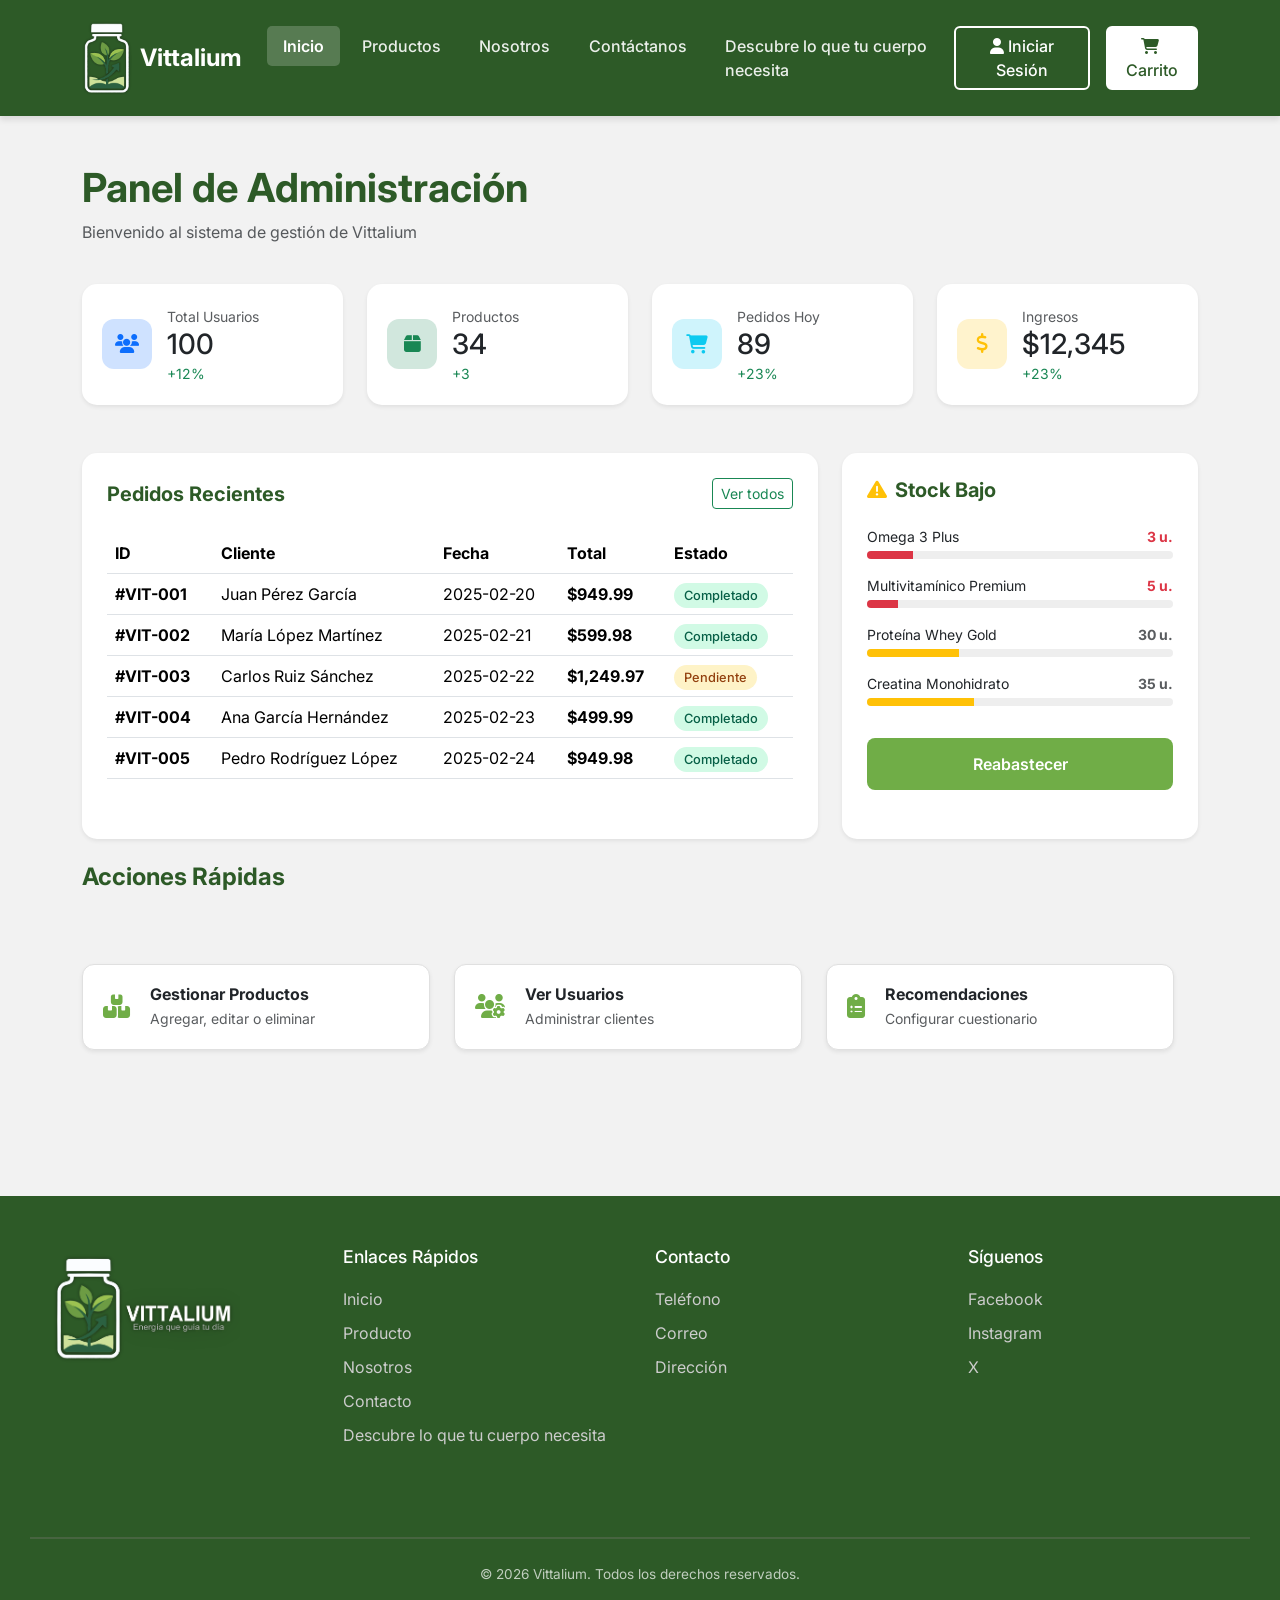
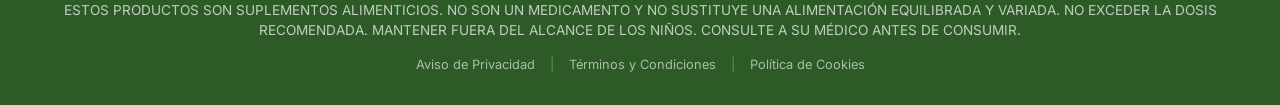
<file: admin-dashboard.html>
<!DOCTYPE html>
<html lang="es">
<head>
  <meta charset="UTF-8">
  <meta name="viewport" content="width=device-width, initial-scale=1.0">
  <link rel="preconnect" href="https://fonts.googleapis.com">
  <link rel="preconnect" href="https://fonts.gstatic.com" crossorigin>
  <link href="https://fonts.googleapis.com/css2?family=Inter:wght@300;400;500;600;700;800&display=swap" rel="stylesheet">
  <link href="https://cdn.jsdelivr.net/npm/bootstrap@5.3.0/dist/css/bootstrap.min.css" rel="stylesheet">
  <link rel="stylesheet" href="https://cdnjs.cloudflare.com/ajax/libs/font-awesome/6.4.0/css/all.min.css">
  
  <link rel="stylesheet" href="css/styles.css">
  <link rel="stylesheet" href="css/admin.css">
  <link rel="icon" type="image/png" href="./logo.png">
  <title>Admin Dashboard - Vittalium</title>
</head>
<body>
  <!--? --------------------------------------------NAVBAR---------------------------------------------->
  <header id="navbar-container">
    </header>
<!--? ---------------------------BIENVENIDA AL PANEL DE ADMINISTRADOR---------------------------------->
  <main class="container py-5">
    <div class="row mb-4">
      <div class="col">
        <h1 class="brand-name" style="font-size: 2.5rem;">Panel de Administración</h1>
        <p class="text-muted">Bienvenido al sistema de gestión de Vittalium</p>
      </div>
    </div>
<!--? ---------------------------CARD DE KPI -TOTAL DE USUARIOS ----------------------------------->

    <div class="row g-4 mb-5">
      <div class="col-md-3">
        <div class="kpi-card shadow-sm">
          <div class="kpi-icon bg-primary-subtle text-primary"><i class="fa-solid fa-users"></i></div>
          <div>
            <span class="text-muted small">Total Usuarios</span>
            <h3 class="mb-0">100</h3>   <!--!IMPORTANTE: verificar si se pueden actualizar los datos conectadoa  la DB-->
            <small class="text-success">+12%</small>  <!--!IMPORTANTE: verificar si se pueden actualizar los datos conectadoa  la DB-->
          </div>
        </div>
      </div>
<!--? ---------------------------CARD DE KPI -TOTAL DE PRODUCTOS ----------------------------------->

      <div class="col-md-3">
        <div class="kpi-card shadow-sm">
          <div class="kpi-icon bg-success-subtle text-success"><i class="fa-solid fa-box"></i></div>
          <div>
            <span class="text-muted small">Productos</span>
            <h3 class="mb-0">34</h3>  <!--!IMPORTANTE: verificar si se pueden actualizar los datos conectadoa  la DB-->
            <small class="text-success">+3</small>  <!--!IMPORTANTE: verificar si se pueden actualizar los datos conectadoa  la DB-->
          </div>
        </div>
      </div>
<!--? -----------------------CARD DE KPI -TOTAL DE PEDIDO DIARIOS ----------------------------------->

      <div class="col-md-3">
        <div class="kpi-card shadow-sm">
          <div class="kpi-icon bg-info-subtle text-info"><i class="fa-solid fa-cart-shopping"></i></div>
          <div>
            <span class="text-muted small">Pedidos Hoy</span>
            <h3 class="mb-0">89</h3>   <!--!IMPORTANTE: verificar si se pueden actualizar los datos conectadoa  la DB-->
            <small class="text-success">+23%</small>  <!--!IMPORTANTE: verificar si se pueden actualizar los datos conectadoa  la DB-->
          </div>
        </div>
      </div>
<!--? ---------------------------CARD DE KPI -TOTAL DE INGRESOS ----------------------------------->

      <div class="col-md-3">
        <div class="kpi-card shadow-sm">
          <div class="kpi-icon bg-warning-subtle text-warning"><i class="fa-solid fa-dollar-sign"></i></div>
          <div>
            <span class="text-muted small">Ingresos</span>  
            <h3 class="mb-0">$12,345</h3>    <!--!IMPORTANTE: verificar si se pueden actualizar los datos conectadoa  la DB-->
            <small class="text-success">+23%</small>  <!--!IMPORTANTE: verificar si se pueden actualizar los datos conectadoa  la DB-->
          </div>
        </div>
      </div>
    </div>
<!--? ---------------------------TITULO DE TABLA + BOTON VER MÁS ----------------------------------->

    <div class="row g-4 mb-5">
      <div class="col-lg-8">
        <div class="admin-card shadow-sm">
          <div class="d-flex justify-content-between align-items-center mb-4">
            <h2 class="h5 mb-0 text-dark-green fw-bold">Pedidos Recientes</h2>
            <a href="#" class="btn btn-sm btn-outline-success">Ver todos</a>
          </div>

<!--? ---------------------------TABLA DE PEDIDOS----------------------------------->

          <div class="table-responsive">
            <table class="table align-middle">
              <thead>
                <tr>
                  <th>ID</th>
                  <th>Cliente</th>
                  <th>Fecha</th>
                  <th>Total</th>
                  <th>Estado</th>
                </tr>
              </thead>
              <tbody id="pedidos-recientes">
                </tbody>
            </table>
          </div>
        </div>
      </div>
<!--? ---------------------------CARD NIVEL DE STOCK ----------------------------------->

      <div class="col-lg-4">
        <div class="admin-card shadow-sm mb-4">
          <h2 class="h5 mb-4 text-dark-green fw-bold"><i class="fa-solid fa-triangle-exclamation text-warning me-2"></i>Stock Bajo</h2>
          <div id="low-stock-list">
             </div>
          <button class="btn btn-enviar w-100 mt-3">Reabastecer</button>
        </div>
      </div>
<!--? ----------------------PANEL DE ACCIONES RAPIDAS ----------------------------------->

    <h2 class="h4 mb-4 text-dark-green fw-bold">Acciones Rápidas</h2>
    <div class="row g-4">
      <div class="col-md-4">
        <div class="action-card shadow-sm" onclick="location.href='catalogo-producto.html'"> <!--!IMPORTANTE: cambiar la dirección-->
          <div class="action-icon"><i class="fa-solid fa-boxes-stacked"></i></div>
          <div>
            <h3 class="h6 mb-1 fw-bold">Gestionar Productos</h3>
            <p class="text-muted small mb-0">Agregar, editar o eliminar</p>
          </div>
        </div>
      </div>
      <div class="col-md-4">
        <div class="action-card shadow-sm">
          <div class="action-icon"><i class="fa-solid fa-users-gear"></i></div>
          <div>
            <h3 class="h6 mb-1 fw-bold">Ver Usuarios</h3>
            <p class="text-muted small mb-0">Administrar clientes</p>
          </div>
        </div>
      </div>
      <div class="col-md-4">
        <div class="action-card shadow-sm">
          <div class="action-icon"><i class="fa-solid fa-clipboard-list"></i></div>
          <div>
            <h3 class="h6 mb-1 fw-bold">Recomendaciones</h3>
            <p class="text-muted small mb-0">Configurar cuestionario</p>
          </div>
        </div>
      </div>
    </div>
<!--? ------------------------------------------------------------------------------------>

  </main>

  <footer id="footer-container"></footer>

  <script src="./js/components.js"></script>
  <script src="https://cdn.jsdelivr.net/npm/bootstrap@5.3.0/dist/js/bootstrap.bundle.min.js"></script>
  <script src="./js/admin.js"></script>
</body>
</html>
</file>
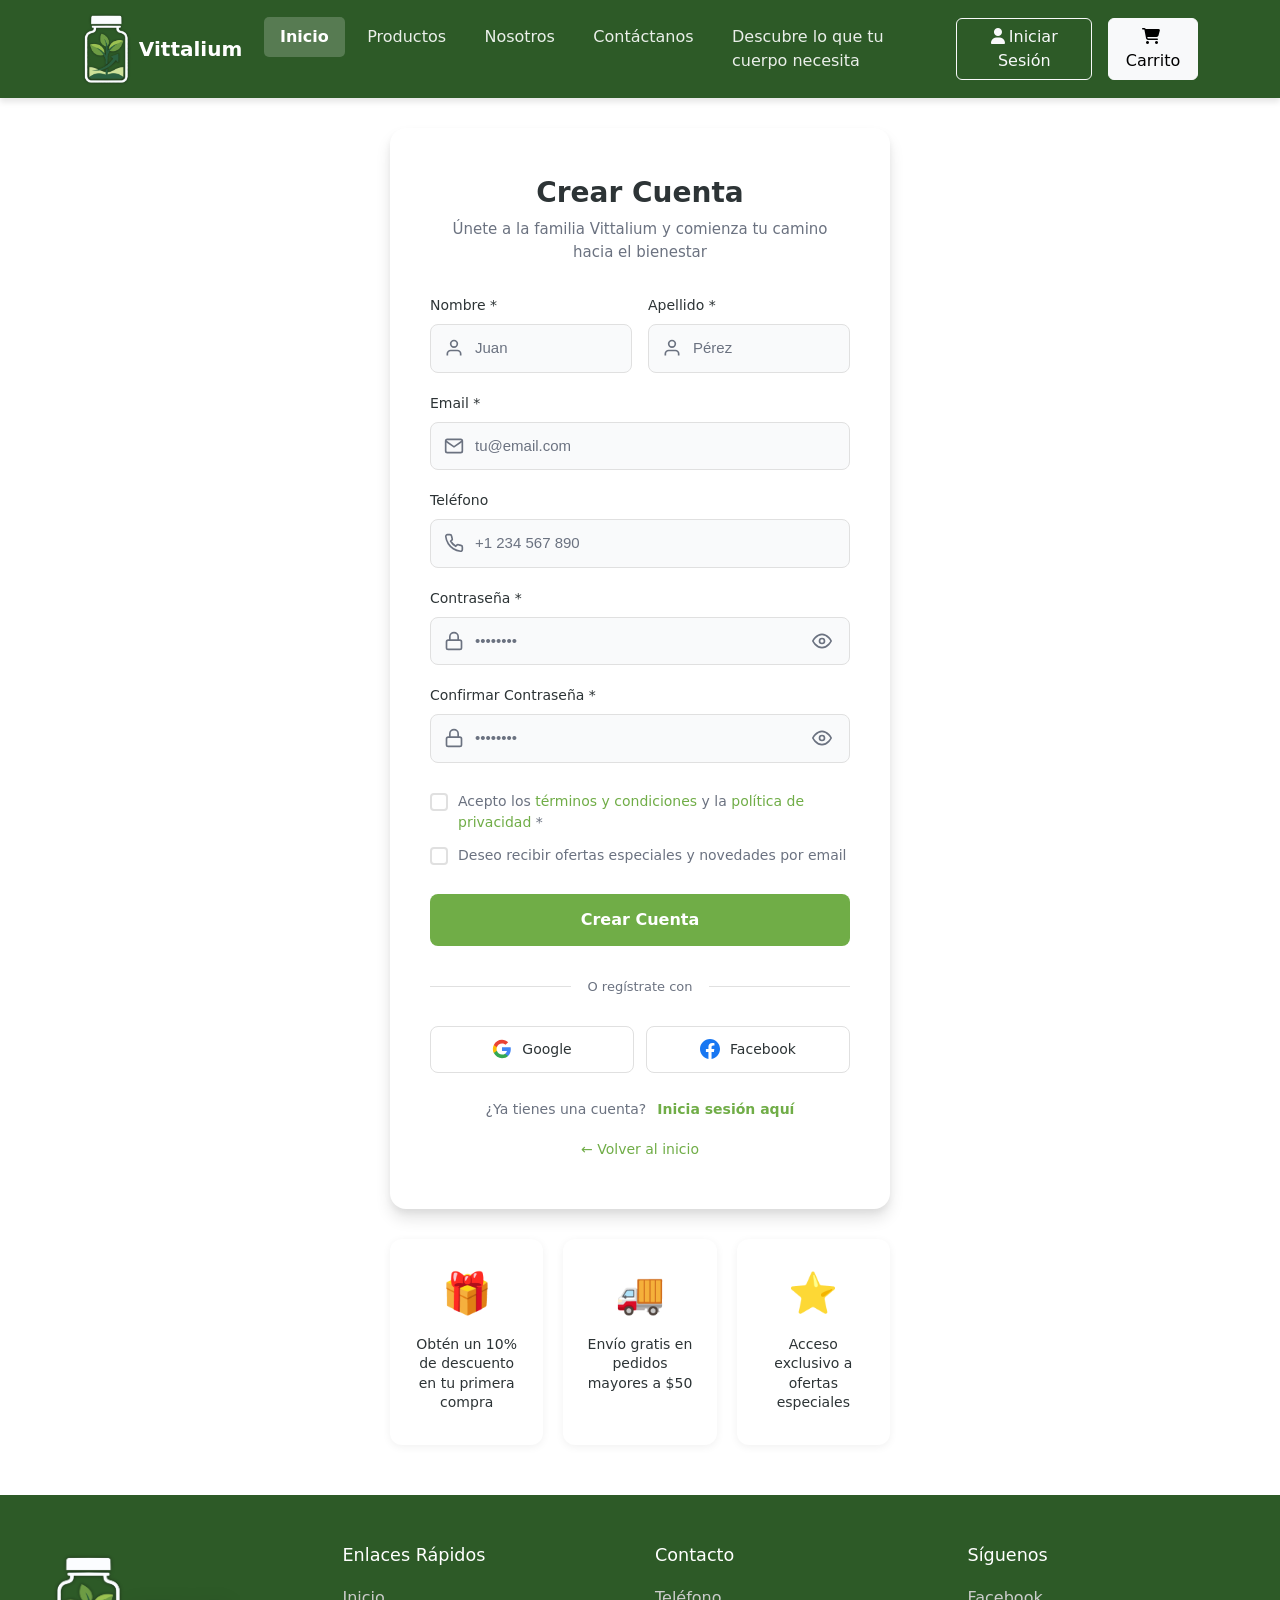
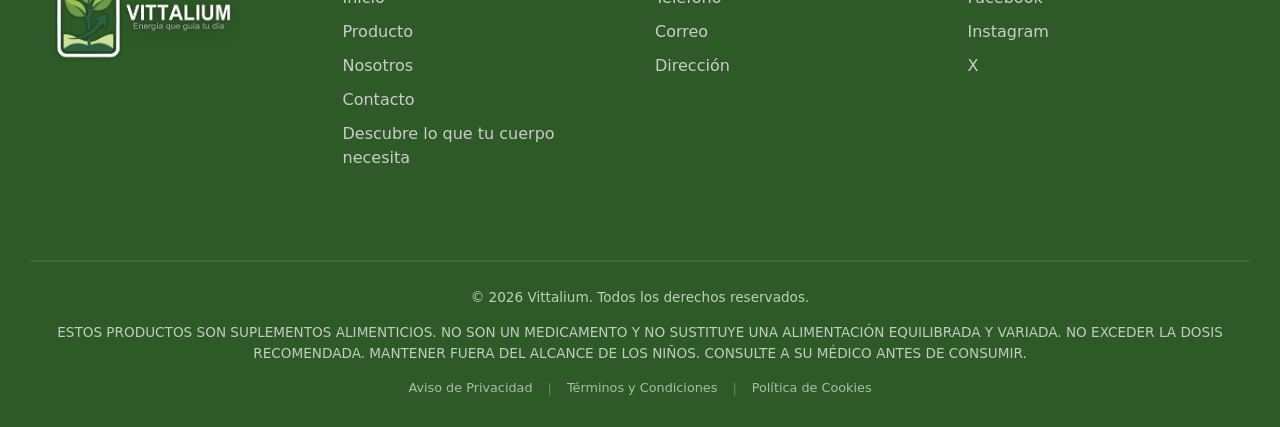
<file: crear-cuenta.html>
<!DOCTYPE html>
<html lang="es">

<head>
    <meta charset="UTF-8">
    <meta name="viewport" content="width=device-width, initial-scale=1.0">
    <title>Crear Cuenta - Vitalium</title>
    <link rel="stylesheet" href="css/styles.css">
    <link rel="stylesheet" href="css/registro.css">
    <link href="https://cdn.jsdelivr.net/npm/bootstrap@5.3.0/dist/css/bootstrap.min.css" rel="stylesheet">
    <link rel="stylesheet" href="https://cdnjs.cloudflare.com/ajax/libs/font-awesome/6.4.0/css/all.min.css">
    <!-- Favicon -->
    <link rel="icon" type="image/png" href="logo.png">
    
</head>

<body>
    <!-- Navbar Container -->
    <header id="navbar-container">
        <!-- El navbar se carga aquí automáticamente -->
    </header> 
    <div class="registro-container">
        <div class="registro-card">
            <!-- Encabezado -->
            <div class="registro-header">
                <h1>Crear Cuenta</h1>
                <p>Únete a la familia Vittalium y comienza tu camino hacia el bienestar</p>
            </div>

            <!-- Formulario -->
            <form class="registro-form" id="form-registro">
                <!-- Nombre y Apellido -->
                <div class="form-row">
                    <div class="form-group">
                        <label for="nombre">Nombre *</label>
                        <div class="input-wrapper">
                            <svg class="input-icon" width="20" height="20" viewBox="0 0 24 24" fill="none"
                                stroke="currentColor" stroke-width="2">
                                <path d="M20 21v-2a4 4 0 0 0-4-4H8a4 4 0 0 0-4 4v2"></path>
                                <circle cx="12" cy="7" r="4"></circle>
                            </svg>
                            <input type="text" id="nombre" name="nombre" placeholder="Juan" required>
                        </div>
                    </div>

                    <div class="form-group">
                        <label for="apellido">Apellido *</label>
                        <div class="input-wrapper">
                            <svg class="input-icon" width="20" height="20" viewBox="0 0 24 24" fill="none"
                                stroke="currentColor" stroke-width="2">
                                <path d="M20 21v-2a4 4 0 0 0-4-4H8a4 4 0 0 0-4 4v2"></path>
                                <circle cx="12" cy="7" r="4"></circle>
                            </svg>
                            <input type="text" id="apellido" name="apellido" placeholder="Pérez" required>
                        </div>
                    </div>
                </div>

                <!-- Email -->
                <div class="form-group">
                    <label for="email">Email *</label>
                    <div class="input-wrapper">
                        <svg class="input-icon" width="20" height="20" viewBox="0 0 24 24" fill="none"
                            stroke="currentColor" stroke-width="2">
                            <path d="M4 4h16c1.1 0 2 .9 2 2v12c0 1.1-.9 2-2 2H4c-1.1 0-2-.9-2-2V6c0-1.1.9-2 2-2z">
                            </path>
                            <polyline points="22,6 12,13 2,6"></polyline>
                        </svg>
                        <input type="email" id="email" name="email" placeholder="tu@email.com" required>
                    </div>
                </div>

                <!-- Teléfono -->
                <div class="form-group">
                    <label for="telefono">Teléfono</label>
                    <div class="input-wrapper">
                        <svg class="input-icon" width="20" height="20" viewBox="0 0 24 24" fill="none"
                            stroke="currentColor" stroke-width="2">
                            <path
                                d="M22 16.92v3a2 2 0 0 1-2.18 2 19.79 19.79 0 0 1-8.63-3.07 19.5 19.5 0 0 1-6-6 19.79 19.79 0 0 1-3.07-8.67A2 2 0 0 1 4.11 2h3a2 2 0 0 1 2 1.72 12.84 12.84 0 0 0 .7 2.81 2 2 0 0 1-.45 2.11L8.09 9.91a16 16 0 0 0 6 6l1.27-1.27a2 2 0 0 1 2.11-.45 12.84 12.84 0 0 0 2.81.7A2 2 0 0 1 22 16.92z">
                            </path>
                        </svg>
                        <input type="tel" id="telefono" name="telefono" placeholder="+1 234 567 890">
                    </div>
                </div>

                <!-- Contraseña -->
                <div class="form-group">
                    <label for="password">Contraseña *</label>
                    <div class="input-wrapper">
                        <svg class="input-icon" width="20" height="20" viewBox="0 0 24 24" fill="none"
                            stroke="currentColor" stroke-width="2">
                            <rect x="3" y="11" width="18" height="11" rx="2" ry="2"></rect>
                            <path d="M7 11V7a5 5 0 0 1 10 0v4"></path>
                        </svg>
                        <input type="password" id="password" name="password" placeholder="••••••••" required>
                        <button type="button" class="toggle-password" aria-label="Mostrar contraseña">
                            <svg width="20" height="20" viewBox="0 0 24 24" fill="none" stroke="currentColor"
                                stroke-width="2">
                                <path d="M1 12s4-8 11-8 11 8 11 8-4 8-11 8-11-8-11-8z"></path>
                                <circle cx="12" cy="12" r="3"></circle>
                            </svg>
                        </button>
                    </div>
                </div>

                <!-- Confirmar Contraseña -->
                <div class="form-group">
                    <label for="password-confirm">Confirmar Contraseña *</label>
                    <div class="input-wrapper">
                        <svg class="input-icon" width="20" height="20" viewBox="0 0 24 24" fill="none"
                            stroke="currentColor" stroke-width="2">
                            <rect x="3" y="11" width="18" height="11" rx="2" ry="2"></rect>
                            <path d="M7 11V7a5 5 0 0 1 10 0v4"></path>
                        </svg>
                        <input type="password" id="password-confirm" name="password-confirm" placeholder="••••••••"
                            required>
                        <button type="button" class="toggle-password" aria-label="Mostrar contraseña">
                            <svg width="20" height="20" viewBox="0 0 24 24" fill="none" stroke="currentColor"
                                stroke-width="2">
                                <path d="M1 12s4-8 11-8 11 8 11 8-4 8-11 8-11-8-11-8z"></path>
                                <circle cx="12" cy="12" r="3"></circle>
                            </svg>
                        </button>
                    </div>
                </div>

                <!-- Términos y condiciones -->
                <div class="terminos-group">
                    <label class="checkbox-container">
                        <input type="checkbox" name="terminos" required>
                        <span class="checkmark"></span>
                        <span class="checkbox-text">
                            Acepto los <a href="#" class="link-terminos">términos y condiciones</a> y la
                            <a href="#" class="link-terminos">política de privacidad</a> *
                        </span>
                    </label>

                    <label class="checkbox-container">
                        <input type="checkbox" name="newsletter">
                        <span class="checkmark"></span>
                        <span class="checkbox-text">
                            Deseo recibir ofertas especiales y novedades por email
                        </span>
                    </label>
                </div>

                <!-- Botón Crear Cuenta -->
                <button type="submit" class="btn-crear-cuenta">Crear Cuenta</button>
            </form>

            <!-- Separador -->
            <div class="divider">
                <span class="divider-text">O regístrate con</span>
            </div>

            <!-- Botones Redes Sociales -->
            <div class="social-buttons">
                <button type="button" class="btn-social btn-google">
                    <svg width="20" height="20" viewBox="0 0 24 24" fill="none">
                        <path
                            d="M22.56 12.25c0-.78-.07-1.53-.2-2.25H12v4.26h5.92c-.26 1.37-1.04 2.53-2.21 3.31v2.77h3.57c2.08-1.92 3.28-4.74 3.28-8.09z"
                            fill="#4285F4" />
                        <path
                            d="M12 23c2.97 0 5.46-.98 7.28-2.66l-3.57-2.77c-.98.66-2.23 1.06-3.71 1.06-2.86 0-5.29-1.93-6.16-4.53H2.18v2.84C3.99 20.53 7.7 23 12 23z"
                            fill="#34A853" />
                        <path
                            d="M5.84 14.09c-.22-.66-.35-1.36-.35-2.09s.13-1.43.35-2.09V7.07H2.18C1.43 8.55 1 10.22 1 12s.43 3.45 1.18 4.93l2.85-2.22.81-.62z"
                            fill="#FBBC05" />
                        <path
                            d="M12 5.38c1.62 0 3.06.56 4.21 1.64l3.15-3.15C17.45 2.09 14.97 1 12 1 7.7 1 3.99 3.47 2.18 7.07l3.66 2.84c.87-2.6 3.3-4.53 6.16-4.53z"
                            fill="#EA4335" />
                    </svg>
                    Google
                </button>

                <button type="button" class="btn-social btn-facebook">
                    <svg width="20" height="20" viewBox="0 0 24 24" fill="#1877F2">
                        <path
                            d="M24 12.073c0-6.627-5.373-12-12-12s-12 5.373-12 12c0 5.99 4.388 10.954 10.125 11.854v-8.385H7.078v-3.47h3.047V9.43c0-3.007 1.792-4.669 4.533-4.669 1.312 0 2.686.235 2.686.235v2.953H15.83c-1.491 0-1.956.925-1.956 1.874v2.25h3.328l-.532 3.47h-2.796v8.385C19.612 23.027 24 18.062 24 12.073z" />
                    </svg>
                    Facebook
                </button>
            </div>

            <!-- Ya tienes cuenta -->
            <div class="login-link">
                <span>¿Ya tienes una cuenta?</span>
                <a href="login.html" class="link-inicio-sesion">Inicia sesión aquí</a>
            </div>

            <!-- Volver al inicio -->
            <div class="registro-footer">
                <a href="index.html" class="link-inicio">← Volver al inicio</a>
            </div>
        </div>

        <!-- Beneficios -->
        <div class="beneficios-container">
            <div class="beneficio-card">
                <div class="beneficio-icon">🎁</div>
                <h3>Obtén un 10% de descuento en tu primera compra</h3>
            </div>

            <div class="beneficio-card">
                <div class="beneficio-icon">🚚</div>
                <h3>Envío gratis en pedidos mayores a $50</h3>
            </div>

            <div class="beneficio-card">
                <div class="beneficio-icon">⭐</div>
                <h3>Acceso exclusivo a ofertas especiales</h3>
            </div>
        </div>
    </div>

    <!-- Footer Container -->
    <div id="footer-container">
        <!-- El footer se carga aquí automáticamente -->
    </div>

    <!-- Script para cargar componentes -->
    <script src="js/components.js"></script>
    <script src="js/navbar.js"></script>
    <script src="js/registro.js"></script>
    <script src="https://cdn.jsdelivr.net/npm/bootstrap@5.3.0/dist/js/bootstrap.bundle.min.js"></script>
</body>

</html>
</file>
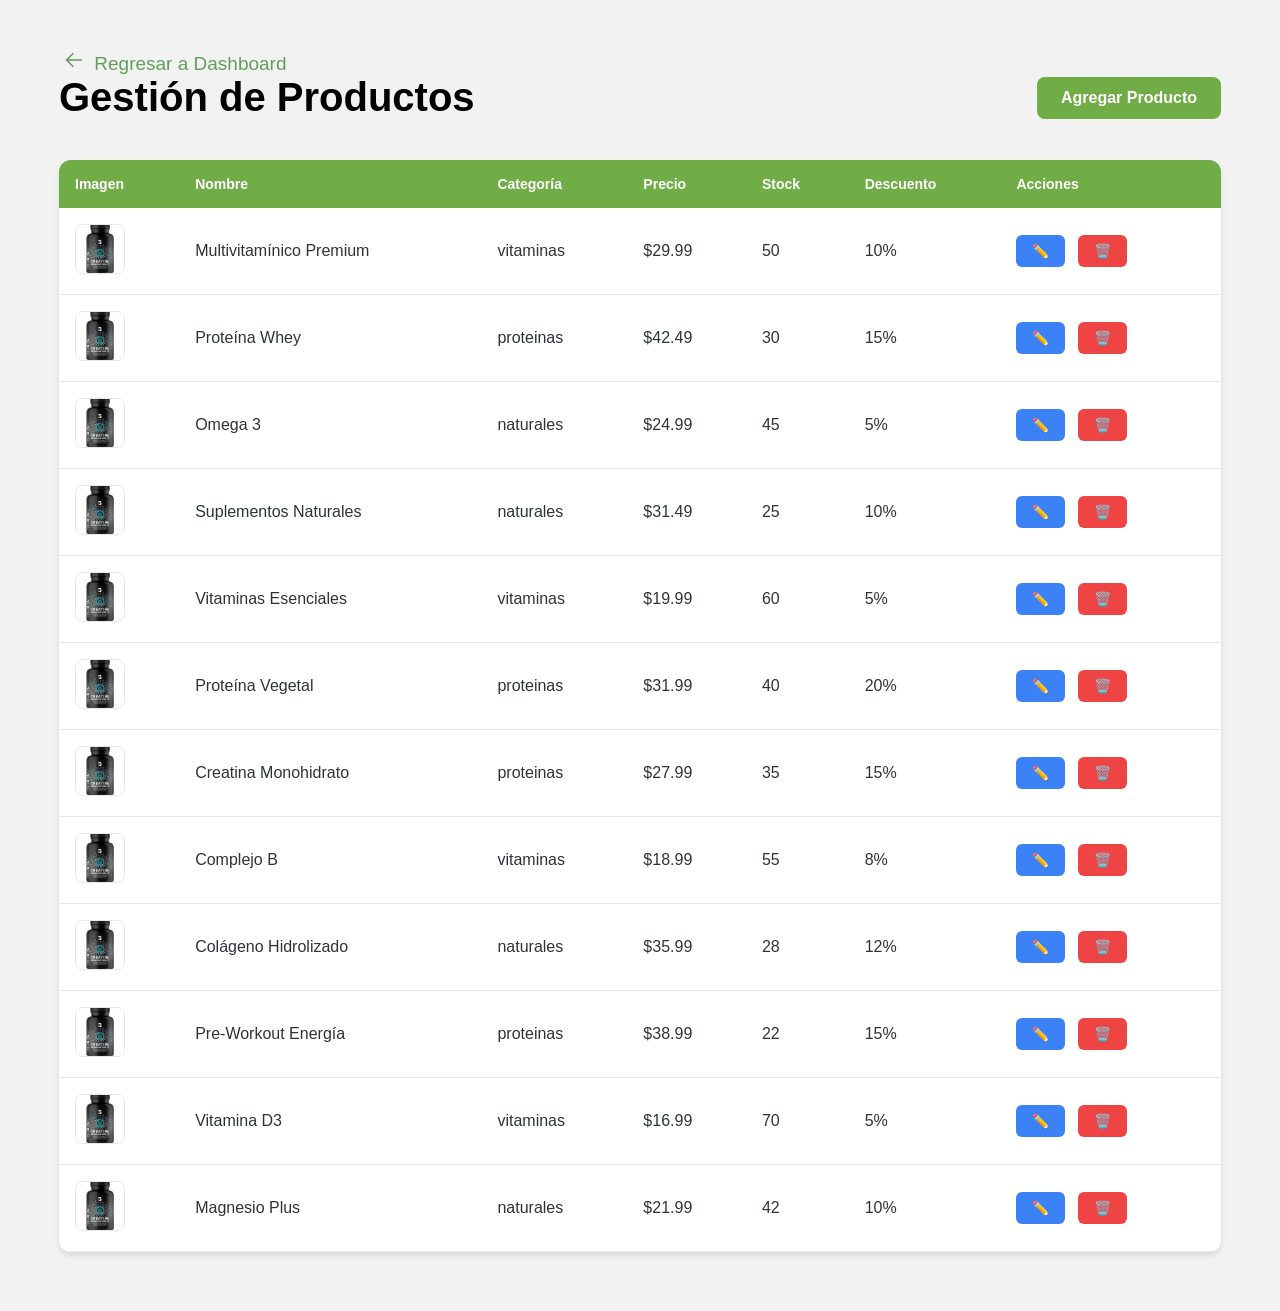
<file: gestion-productos.html>
<!DOCTYPE html>
<html lang="en">

<head>
    <meta charset="UTF-8">
    <meta name="viewport" content="width=device-width, initial-scale=1.0">
    <link rel="stylesheet" href="css/styles.css">
    <link rel="stylesheet" href="css/gestion-productos.css">
    <title>Gestion de Productos</title>
</head>

<body>
    <main>
        <div class="volver">
            <span>
                <svg xmlns="http://www.w3.org/2000/svg" fill="none" viewBox="0 0 24 24" stroke-width="2"
                    stroke="currentColor" class="flecha">
                    <path stroke-linecap="round" stroke-linejoin="round" d="M10.5 19.5 3 12m0 0 7.5-7.5M3 12h18" />
                </svg>
                <a href="catalogo-producto.html"> Regresar a Dashboard</a>
            </span>
        </div>

        <div class="title-btn">
            <h1>Gestión de Productos</h1>
            <button class="btn-agregar">Agregar Producto</button>
        </div>

        <!-- Tabla de productos -->
        <div class="table-container">
            <table class="productos-table">
                <thead>
                    <tr>
                        <th>Imagen</th>
                        <th>Nombre</th>
                        <th>Categoría</th>
                        <th>Precio</th>
                        <th>Stock</th>
                        <th>Descuento</th>
                        <th>Acciones</th>
                    </tr>
                </thead>
                <tbody id="tabla-productos-body">
                    <!-- Los productos se cargarán dinámicamente con JavaScript -->
                </tbody>
            </table>
        </div>

    </main>
    <script src="js/gestion-productos.js"></script>
</body>

</html>
</file>
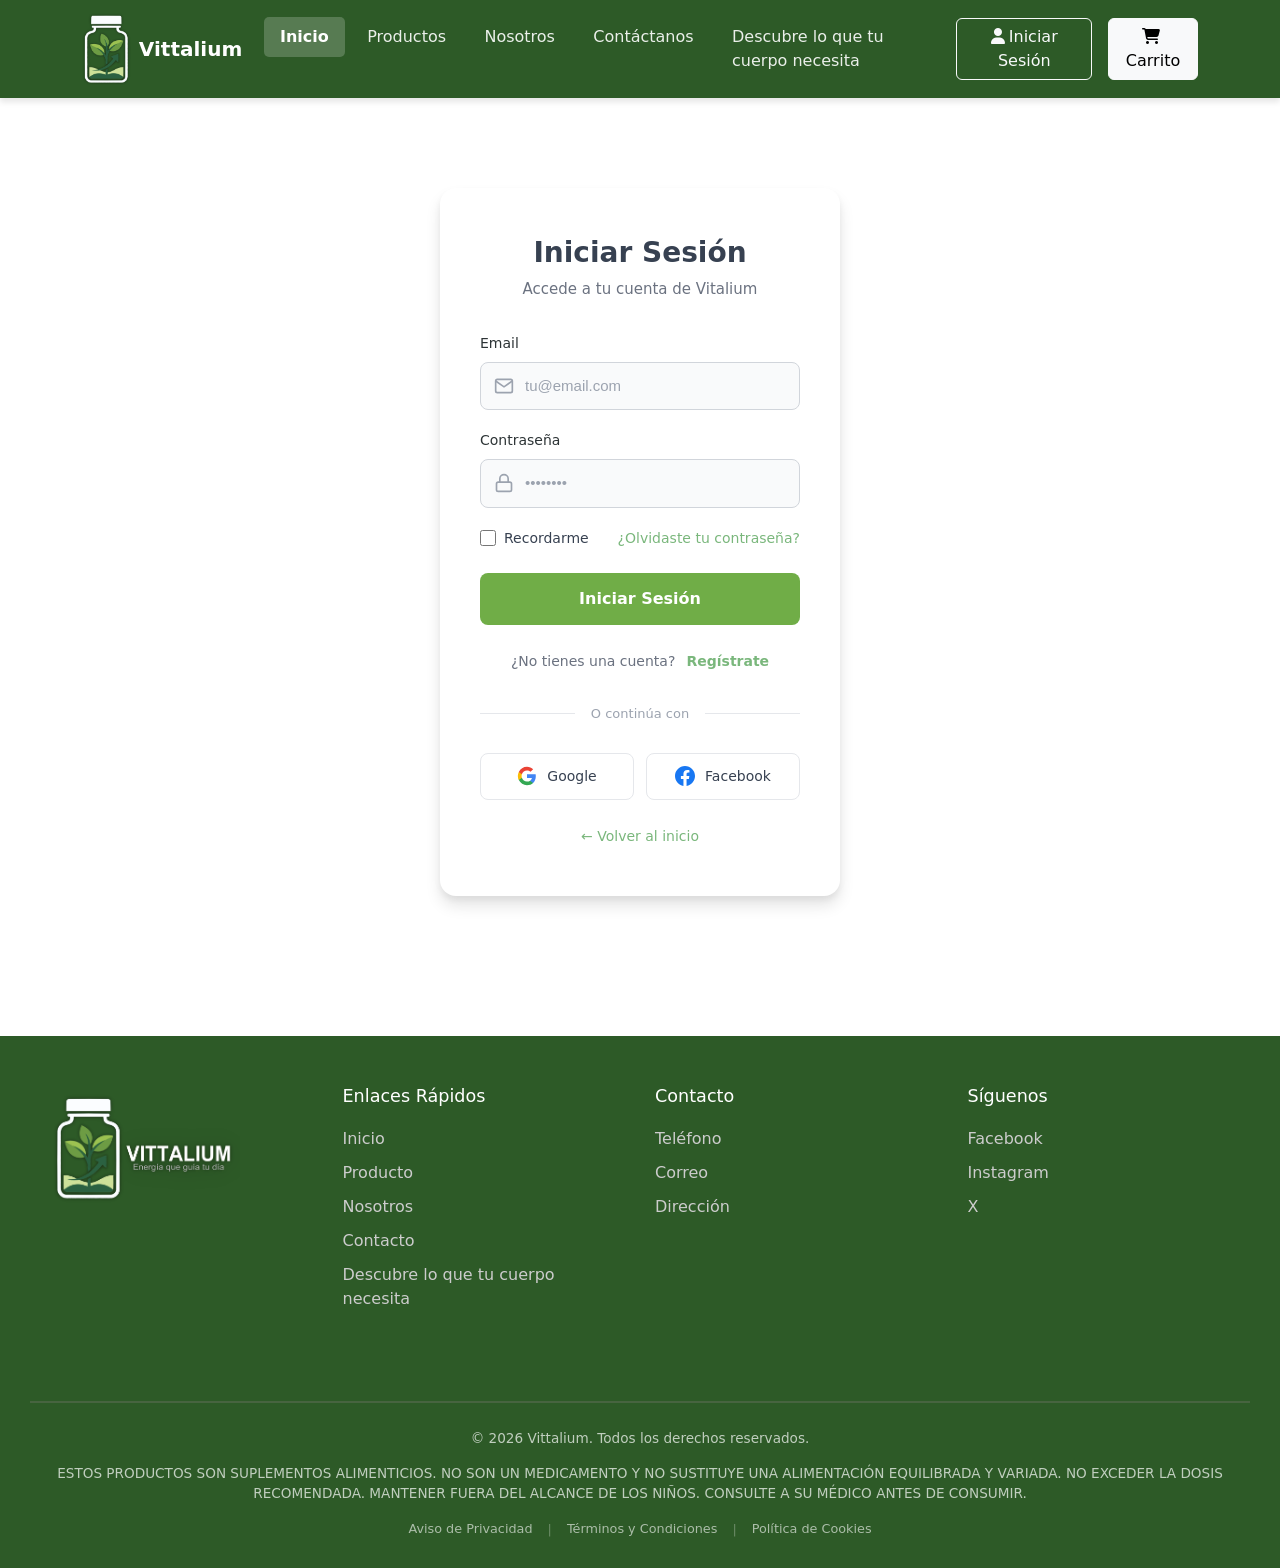
<file: login.html>
<!DOCTYPE html>
<html lang="es">
<head>
    <meta charset="UTF-8">
    <meta name="viewport" content="width=device-width, initial-scale=1.0">
    <title>Iniciar Sesión - Vitalium</title>
    <link rel="stylesheet" href="css/styles.css">
    <link rel="stylesheet" href="css/productos.css">
    <link rel="stylesheet" href="css/login.css">
    <link href="https://cdn.jsdelivr.net/npm/bootstrap@5.3.0/dist/css/bootstrap.min.css" rel="stylesheet">
    <link rel="stylesheet" href="https://cdnjs.cloudflare.com/ajax/libs/font-awesome/6.4.0/css/all.min.css">
    <!-- Favicon -->
    <link rel="icon" type="image/png" href="logo.png">
</head>
<body>
    <!-- Navbar Container -->
    <header id="navbar-container">
        <!-- El navbar se carga aquí automáticamente -->
    </header> 

    <div class="login-container">
        <div class="login-card">
            <!-- Encabezado -->
            <div class="login-header">
                <h1 class="login-titulo">Iniciar Sesión</h1>
                <p class="login-subtitulo">Accede a tu cuenta de Vitalium</p>
            </div>

            <!-- Formulario -->
            <form class="login-form" id="form-login">
                <!-- Campo Email -->
                <div class="form-group">
                    <label for="email" class="form-label">Email</label>
                    <div class="input-wrapper">
                        <svg class="input-icon" width="20" height="20" viewBox="0 0 24 24" fill="none" stroke="currentColor" stroke-width="2">
                            <path d="M4 4h16c1.1 0 2 .9 2 2v12c0 1.1-.9 2-2 2H4c-1.1 0-2-.9-2-2V6c0-1.1.9-2 2-2z"></path>
                            <polyline points="22,6 12,13 2,6"></polyline>
                        </svg>
                        <input 
                            type="email" 
                            id="email" 
                            name="email" 
                            placeholder="tu@email.com"
                            required
                        >
                    </div>
                </div>

                <!-- Campo Contraseña -->
                <div class="form-group">
                    <label for="password" class="form-label">Contraseña</label>
                    <div class="input-wrapper">
                        <svg class="input-icon" width="20" height="20" viewBox="0 0 24 24" fill="none" stroke="currentColor" stroke-width="2">
                            <rect x="3" y="11" width="18" height="11" rx="2" ry="2"></rect>
                            <path d="M7 11V7a5 5 0 0 1 10 0v4"></path>
                        </svg>
                        <input 
                            type="password" 
                            id="password" 
                            name="password" 
                            placeholder="••••••••"
                            required
                        >
                    </div>
                </div>

                <!-- Recordarme y Olvidaste contraseña -->
                <div class="form-options">
                    <label class="checkbox-label">
                        <input type="checkbox" name="recordarme">
                        <span>Recordarme</span>
                    </label>
                    <a href="#" class="link-forgot">¿Olvidaste tu contraseña?</a>
                </div>

                <!-- Botón Iniciar Sesión -->
                <button type="submit" class="btn-login">Iniciar Sesión</button>
            </form>

            <!-- Registro -->
            <div class="login-register">
                <span class="register-text">¿No tienes una cuenta?</span>
                <a href="crear-cuenta.html" class="link-register">Regístrate</a>
            </div>

            <!-- Separador -->
            <div class="divider">
                <span class="divider-text">O continúa con</span>
            </div>

            <!-- Botones Redes Sociales -->
            <div class="social-buttons">
                <button type="button" class="btn-social btn-google">
                    <svg width="20" height="20" viewBox="0 0 24 24" fill="none">
                        <path d="M22.56 12.25c0-.78-.07-1.53-.2-2.25H12v4.26h5.92c-.26 1.37-1.04 2.53-2.21 3.31v2.77h3.57c2.08-1.92 3.28-4.74 3.28-8.09z" fill="#4285F4"/>
                        <path d="M12 23c2.97 0 5.46-.98 7.28-2.66l-3.57-2.77c-.98.66-2.23 1.06-3.71 1.06-2.86 0-5.29-1.93-6.16-4.53H2.18v2.84C3.99 20.53 7.7 23 12 23z" fill="#34A853"/>
                        <path d="M5.84 14.09c-.22-.66-.35-1.36-.35-2.09s.13-1.43.35-2.09V7.07H2.18C1.43 8.55 1 10.22 1 12s.43 3.45 1.18 4.93l2.85-2.22.81-.62z" fill="#FBBC05"/>
                        <path d="M12 5.38c1.62 0 3.06.56 4.21 1.64l3.15-3.15C17.45 2.09 14.97 1 12 1 7.7 1 3.99 3.47 2.18 7.07l3.66 2.84c.87-2.6 3.3-4.53 6.16-4.53z" fill="#EA4335"/>
                    </svg>
                    Google
                </button>

                <button type="button" class="btn-social btn-facebook">
                    <svg width="20" height="20" viewBox="0 0 24 24" fill="#1877F2">
                        <path d="M24 12.073c0-6.627-5.373-12-12-12s-12 5.373-12 12c0 5.99 4.388 10.954 10.125 11.854v-8.385H7.078v-3.47h3.047V9.43c0-3.007 1.792-4.669 4.533-4.669 1.312 0 2.686.235 2.686.235v2.953H15.83c-1.491 0-1.956.925-1.956 1.874v2.25h3.328l-.532 3.47h-2.796v8.385C19.612 23.027 24 18.062 24 12.073z"/>
                    </svg>
                    Facebook
                </button>
            </div>

            <!-- Volver al inicio -->
            <div class="login-footer">
                <a href="index.html" class="link-home">← Volver al inicio</a>
            </div>
        </div>
    </div>
    <!-- Footer Container -->
    <div id="footer-container">
        <!-- El footer se carga aquí automáticamente -->
    </div>

    <!-- Script para cargar componentes -->
    <script src="js/components.js"></script>
    <script src="js/navbar.js"></script>
    <script src="https://cdn.jsdelivr.net/npm/bootstrap@5.3.0/dist/js/bootstrap.bundle.min.js"></script>
</body>
</html>
</file>
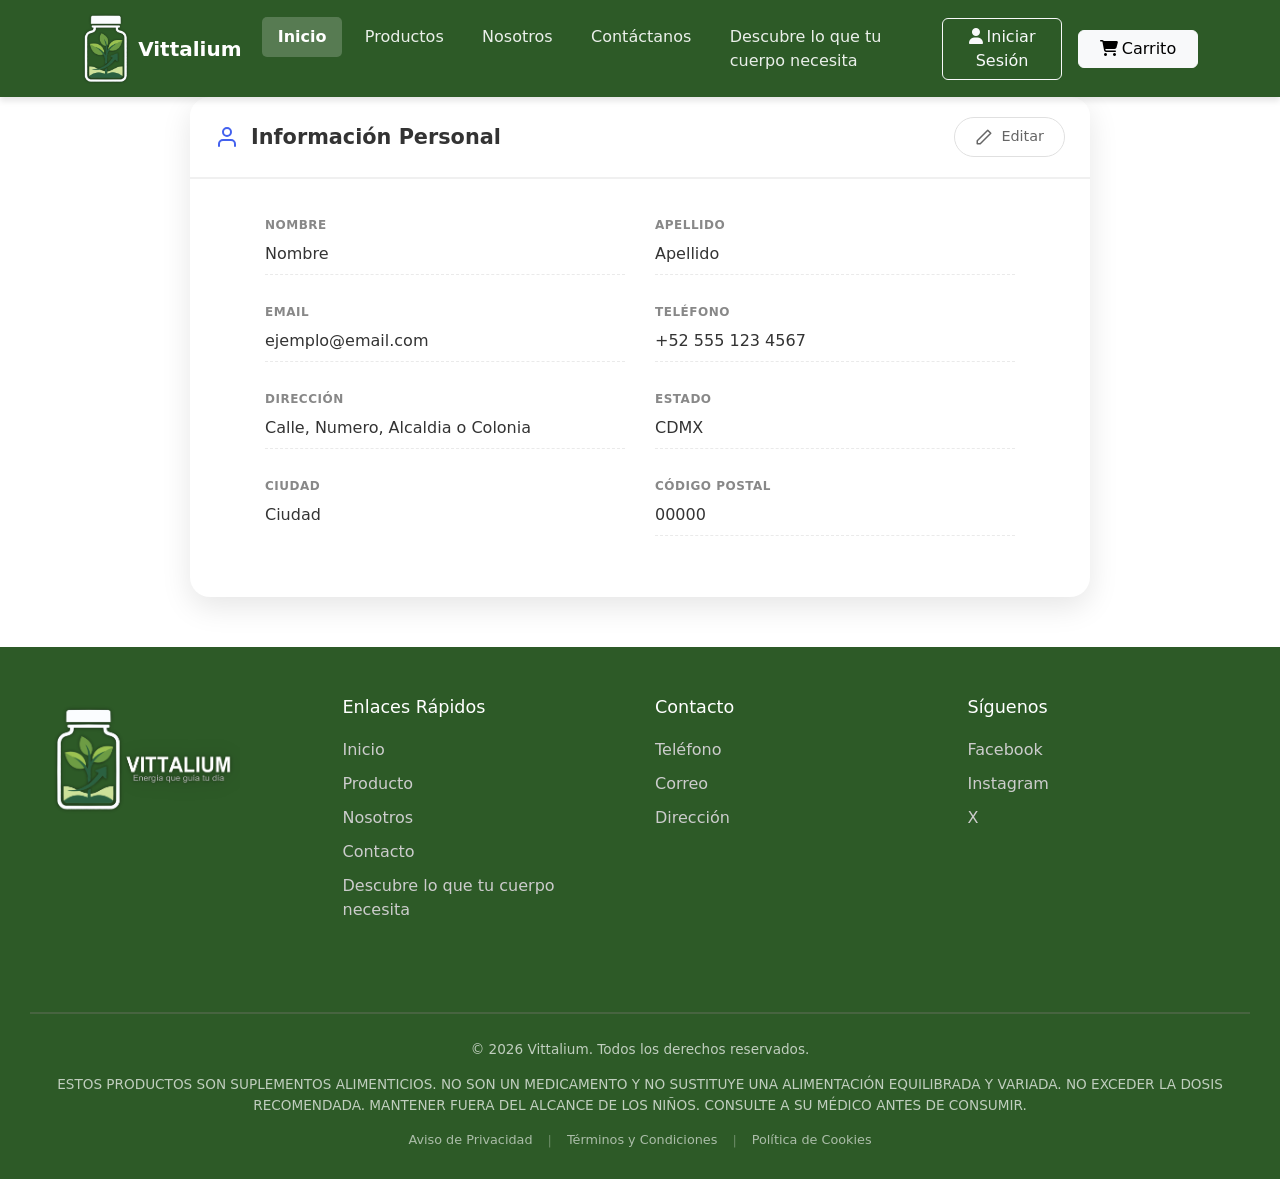
<file: perfil.html>
<!DOCTYPE html>
<html lang="es">
<head>
    <meta charset="UTF-8">
    <meta name="viewport" content="width=device-width, initial-scale=1.0">
    <title> Mi Perfil | Vittalium </title>
    <link rel="stylesheet" href="css/styles.css">
    <link rel="stylesheet" href="css/productos.css">
    <link rel="stylesheet" href="css/carrito.css">
    <link rel="stylesheet" href="css//perfil.css">
    <link href="https://cdn.jsdelivr.net/npm/bootstrap@5.3.0/dist/css/bootstrap.min.css" rel="stylesheet">
    <link rel="stylesheet" href="https://cdnjs.cloudflare.com/ajax/libs/font-awesome/6.4.0/css/all.min.css">
    <!-- Favicon -->
    <link rel="icon" type="image/png" href="logo.png">

</head>
<body>
    <!-- Navbar Container -->
    <header id="navbar-container">
        <!-- El navbar se carga aquí automáticamente -->
    </header> 
    

    <div class="personal-info-container">
        <!-- Encabezado del cuadro -->
        <div class="info-header">
            <div class="header-left">
                <svg class="header-icon" width="24" height="24" viewBox="0 0 24 24" fill="none" stroke="currentColor">
                    <path d="M20 21v-2a4 4 0 0 0-4-4H8a4 4 0 0 0-4 4v2" stroke-width="2" stroke-linecap="round"/>
                    <circle cx="12" cy="7" r="4" stroke-width="2"/>
                </svg>
                <h2 class="info-title">Información Personal</h2>
            </div>
            <button class="edit-button" id="editBtn">
                <svg width="18" height="18" viewBox="0 0 24 24" fill="none" stroke="currentColor">
                    <path d="M17 3L21 7L7 21H3V17L17 3Z" stroke-width="2" stroke-linecap="round" stroke-linejoin="round"/>
                </svg>
                Editar
            </button>
        </div>

        <!-- Modo Vista (datos) -->
        <div id="viewMode" class="view-mode">
            <div class="info-grid">
                <!-- Columna Izquierda -->
                <div class="info-column">
                    <!-- Nombre -->
                    <div class="info-row">
                        <span class="info-label">Nombre</span>
                        <span class="info-value" id="view-nombre">Nombre</span>
                    </div>

                    <!-- Email -->
                    <div class="info-row">
                        <span class="info-label">Email</span>
                        <span class="info-value" id="view-email">ejemplo@email.com</span>
                    </div>

                    <!-- Dirección -->
                    <div class="info-row">
                        <span class="info-label">Dirección</span>
                        <span class="info-value" id="view-direccion">Calle, Numero, Alcaldia o Colonia</span>
                    </div>

                    <!-- Ciudad -->
                    <div class="info-row">
                        <span class="info-label">Ciudad</span>
                        <span class="info-value" id="view-ciudad">Ciudad</span>
                    </div>

                    <!-- Código Postal -->

                </div>

                <!-- Columna Derecha -->
                <div class="info-column">
                    <!-- Apellido -->
                    <div class="info-row">
                        <span class="info-label">Apellido</span>
                        <span class="info-value" id="view-apellido">Apellido</span>
                    </div>

                    <!-- Teléfono -->
                    <div class="info-row">
                        <span class="info-label">Teléfono</span>
                        <span class="info-value" id="view-telefono">+52 555 123 4567</span>
                    </div>

                    <!-- Estado -->
                    <div class="info-row">
                        <span class="info-label">Estado</span>
                        <span class="info-value" id="view-estado">CDMX</span>
                    </div>
                    <div class="info-row">
                        <span class="info-label">Código Postal</span>
                        <span class="info-value" id="view-codigoPostal">00000</span>
                    </div>


                    <!-- Fila vacía para mantener equilibrio -->
                    <div class="info-row empty-row"></div>
                </div>
            </div>
        </div>

        <!-- Modo Edición (formulario) -->
        <div id="editMode" class="edit-mode hidden">
            <form id="personalInfoForm">
                <div class="info-grid">
                    <!-- Columna Izquierda -->
                    <div class="info-column">
                        <!-- Nombre -->
                        <div class="form-row">
                            <label class="form-label">Nombre</label>
                            <input type="text" id="edit-nombre" class="form-input" value="Juan">
                            <div class="error-message" id="error-nombre"></div>
                        </div>

                        <!-- Email -->
                        <div class="form-row">
                            <label class="form-label">Email</label>
                            <input type="email" id="edit-email" class="form-input" value="juan.perez@email.com">
                            <div class="error-message" id="error-email"></div>
                        </div>

                        <!-- Dirección -->
                        <div class="form-row">
                            <label class="form-label">Dirección</label>
                            <input type="text" id="edit-direccion" class="form-input" value="Av. Reforma 123, Col. Centro">
                            <div class="error-message" id="error-direccion"></div>
                        </div>

                        <!-- Ciudad -->
                        <div class="form-row">
                            <label class="form-label">Ciudad</label>
                            <input type="text" id="edit-ciudad" class="form-input" value="Ciudad de México">
                            <div class="error-message" id="error-ciudad"></div>
                        </div>

                        <!-- Código Postal -->
                        <div class="form-row">
                            <label class="form-label">Código Postal</label>
                            <input type="text" id="edit-codigoPostal" class="form-input" value="06000">
                            <div class="error-message" id="error-codigoPostal"></div>
                        </div>
                    </div>

                    <!-- Columna Derecha -->
                    <div class="info-column">
                        <!-- Apellido -->
                        <div class="form-row">
                            <label class="form-label">Apellido</label>
                            <input type="text" id="edit-apellido" class="form-input" value="Pérez">
                            <div class="error-message" id="error-apellido"></div>
                        </div>

                        <!-- Teléfono -->
                        <div class="form-row">
                            <label class="form-label">Teléfono</label>
                            <input type="tel" id="edit-telefono" class="form-input" value="+52 555 123 4567">
                            <div class="error-message" id="error-telefono"></div>
                        </div>

                        <!-- Estado -->
                        <div class="form-row">
                            <label class="form-label">Estado</label>
                            <input type="text" id="edit-estado" class="form-input" value="CDMX">
                            <div class="error-message" id="error-estado"></div>
                        </div>


                        <!-- Fila vacía -->
                        <div class="form-row empty-row"></div>
                    </div>
                </div>

                <!-- Botones de acción -->
                <div class="form-actions">
                    <button type="button" id="cancelBtn" class="btn btn-secondary">Cancelar</button>
                    <button type="submit" class="btn btn-primary">Guardar Cambios</button>
                </div>
            </form>
        </div>
    </div>

    <!-- Toast para notificaciones -->
    <div id="toast" class="toast hidden">
        <div class="toast-content">
            <span id="toast-message"></span>
        </div>
    </div>

    <script src="./js/perfil.js"></script>

    
    <!-- Footer Container -->
    <div id="footer-container">
        <!-- El footer se carga aquí automáticamente -->
    </div>

    <!-- Script para cargar componentes -->
    <script src="js/components.js"></script>
    <script src="js/navbar.js"></script>
    <script src="https://cdn.jsdelivr.net/npm/bootstrap@5.3.0/dist/js/bootstrap.bundle.min.js"></script>
    <script src="js/cart-logic.js"></script>
    <script src="js/carrito.js"></script>

</body>
</html>
</file>
<file: css/styles.css>
* {
  margin: 0;
  padding: 0;
  box-sizing: border-box;

}

:root {
  --dark-green: #2D5A27;
  --primary-green: #70AD47;
  --acent-green: #A9D08E;
  --background: #F2F2F2;
  --textcolor: #2D3436;

  --font-global: 'Inter', sans-serif;
}

body {
  background-color: var(--background);
  font-family: var(--font-global);
}

/*! Navbar*/
.bg-custom-green {
    background-color: #2D5A27; /* Verde oscuro principal */
    box-shadow: 0 4px 6px rgba(0, 0, 0, 0.1);
}

.navbar {
    padding: 1rem 0;
}

.navbar-brand {
    display: flex;
    align-items: center;
    font-size: 1.5rem;
    color: white !important;
    transition: transform 0.3s ease;
}

.navbar-brand:hover {
    transform: scale(1.05);
}

.navbar-brand img {
  max-width: 30%;  
  height: auto;    
    
}

/* Estilos para los enlaces de navegación */
.navbar-nav .nav-link {
    color: rgba(255, 255, 255, 0.9) !important;
    font-weight: 500;
    padding: 0.5rem 1rem !important;
    margin: 0 0.2rem;
    border-radius: 5px;
    transition: all 0.3s ease;
    position: relative;
}

.navbar-nav .nav-link:hover {
    color: white !important;
    background-color: rgba(255, 255, 255, 0.1);
    transform: translateY(-2px);
}

.navbar-nav .nav-link.active {
    color: white !important;
    background-color: rgba(255, 255, 255, 0.2);
    font-weight: 600;
}

.navbar-nav .nav-link::after {
    content: '';
    position: absolute;
    bottom: 0;
    left: 50%;
    transform: translateX(-50%);
    width: 0;
    height: 2px;
    background-color: white;
    transition: width 0.3s ease;
}

.navbar-nav .nav-link:hover::after {
    width: 80%;
}

/* Estilos para los botones de la derecha */
.btn-outline-light {
    border-color: white;
    color: white;
    transition: all 0.3s ease;
    font-weight: 500;
    border-width: 2px;
}

.btn-outline-light:hover {
    background-color: white;
    color: #2D5A27;
    transform: translateY(-2px);
    box-shadow: 0 4px 8px rgba(0, 0, 0, 0.2);
}

.btn-light {
    background-color: white;
    color: #2D5A27;
    border: 2px solid white;
    font-weight: 500;
    transition: all 0.3s ease;
}

.btn-light:hover {
    background-color: transparent;
    color: white;
    transform: translateY(-2px);
    box-shadow: 0 4px 8px rgba(0, 0, 0, 0.2);
}



/* Estilos responsivos */
@media (max-width: 991px) {
    .navbar-nav {
        text-align: center;
        padding: 1rem 0;
    }
    
    .navbar-nav .nav-link {
        display: inline-block;
        width: auto;
        margin: 0.2rem auto;
    }
    
    .d-flex {
        justify-content: center;
        margin-top: 1rem;
        margin-bottom: 0.5rem;
    }
    
    .navbar-brand {
        justify-content: center;

    }
}


/*! boton hamburguesa responsive*/
.menu-btn {
  display: none;
  background: none;
  border: none; 
  color: white;
  font-size: 1.5rem;
  cursor: pointer
}
@media (min-width: 769px) {
    .nav-links {
        display: flex !important; /* Siempre visible en desktop */
    }
    
    .menu-btn {
        display: none; /* Ocultar botón en desktop */
    }
}

@media(max-width: 768px){
  .menu-btn{
    display: block;
    order: 3;
    display: block;
  }
  .cart-login{
    order: 2;
    display: none;
  }
  .nav-links{
    position: fixed;
    top: 60px;
    left: 0;
    width: 100%;
    flex-direction: column;
    align-items: center;
    padding: 1rem 0;
    clip-path: circle(0px at 90% -10%);
    pointer-events: none;
    
  }
  .nav-links.active {
    clip-path: circle(1000px at 90% -10%);
    pointer-events: all;
    display: flex;
  }

  .nav-links li {
    opacity: 0;
    transform: translateY(20px);
    transition: all 0.3s ease;
  }

  .nav-links.active li {
    opacity: 1;
    transform: translateY(0);
  }

  .nav-links li:nth-child(1) {transition-delay: 0.1s;}
  .nav-links li:nth-child(2) {transition-delay: 0.2s;}
  .nav-links li:nth-child(3) {transition-delay: 0.3s;}
  .nav-links li:nth-child(4) {transition-delay: 0.4s;}

}

.cart-icon, .cart-login :hover {
  display: flex;
  justify-content: space-between; /* Esto distribuye los iconos según las columnas */
  gap: 20px; /* El espacio exacto que miden las franjas moradas */
}


/*! Main*/
.title-nosotros {
  background: linear-gradient(rgba(45, 90, 39, 0.6),
      rgba(45, 90, 39, 0.6)),
    url('https://plus.unsplash.com/premium_photo-1681882190300-6c4de8fc593b?q=80&w=1501&auto=format&fit=crop&ixlib=rb-4.1.0&ixid=M3wxMjA3fDB8MHxwaG90by1wYWdlfHx8fGVufDB8fHx8fA%3D%3D');

  background-size: cover;
  background-position: 20px;
  height: 500px;
  display: flex;
  flex-direction: column;
  justify-content: center;
  align-items: center;
  text-align: center;
  color: var(--background);
}

.title-nosotros h1 {
  font-size: 50px;
  color: white;
  font-weight: 800;
  margin-bottom: 10px;
  text-shadow: 2px 2px 10px rgba(0, 0, 0, 0.3);
}


.title-nosotros p {
  color: var(--acent-green);
  font-size: 20px;
}

/* Sección Quiénes Somos */
.quienes-somos {
  display: grid;
  grid-template-columns: 1fr 1fr;
  gap: 80px;
  padding: 80px 10%;
  align-items: center;
}

.qs-content h2 {
  color: var(--dark-green);
  font-size: 42px;
  margin-bottom: 20px;
}

.qs-content p {
  margin-bottom: 15px;
  line-height: 1.6;
  text-align: justify;
  color: var(--textcolor);
  line-height: 1.8;
  font-size: 19px;
}

.qs-image img {
  width: 100%;
  border-radius: 15px;
  box-shadow: 0 20px 40px rgba(45, 90, 39, 0.2);
}

/*Para que Vittalium siempre aparezca en negritas color verde*/
.brand-name {
  font-weight: bold;
  color: var(--dark-green);
}

.origen-section {
  background-color: var(--background);
  padding: 60px 10%;
  display: grid;
  grid-template-columns: 1fr 1fr;
  gap: 80px;
  align-items: center;
}

.origen-section .qs-content {
  order: 2;
}

.origen-section .qs-content p {
  font-size: 19;
}

.origen-section .qs-image {
  order: 1;
}

.origen-section .qs-image img {
  width: 100%;
  border-radius: 20px;
  box-shadow: 0 20px 40px rgba(45, 90, 39, 0.2);
}

.team-section {
  display: block;
  /* Cambiamos de grid a block para que ocupe todo el ancho */
  padding: 60px 10%;
  /* Mantenemos el respiro a los lados */
  text-align: center;
  /* Opcional: centra el título y el cuerpo para mejor estética */
}

.ts-content {
  max-width: 900px;
  margin: 0 auto;
}

.ts-content h2 {
  color: var(--dark-green);
  font-size: 42px;
  margin-bottom: 25px;
  text-align: center;
}

.ts-content p {
  margin-bottom: 15px;
  line-height: 1.8;
  text-align: justify;
  /* Mantiene el bloque de texto limpio */
  color: var(--textcolor);
  font-size: 19px;
}


/* ----------------------------Cards de Valores------------------------------------- */
.valores-grid {
  display: grid;
  grid-template-columns: repeat(auto-fit, minmax(200px, 1fr));
  gap: 20px;
  padding: 0 10% 80px 10%;
}

.valor-card {
  background: white;
  padding: 30px;
  border-radius: 10px;
  text-align: left;
  transition: transform 0.3s ease;
}

.valor-card:hover {
  transform: translateY(-5px);
}

.valor-card .number {
  background: var(--acent-green);
  font-weight: bold;
  color: var(--dark-green);
  width: 40px;
  height: 40px;
  display: flex;
  align-items: center;
  justify-content: center;
  border-radius: 50%;
  margin-bottom: 15px;
  font-size: 19px;
}

.valor-card h3 {
  color: var(--dark-green);
  margin-bottom: 10px;
  font-size: 20px;
}

.valor-card p {
  font-size: 16px;
  color: var(--textcolor);
  line-height: 1.4;
}



/* Responsive */
@media (max-width: 768px) {
  .quienes-somos {
    grid-template-columns: 1fr;
  }

  .stats-bar {
    flex-direction: column;
    gap: 30px;
  }
}

/*TARJETAS MIEMBROS DE VITTALIUM*/
.equipo-grid {
  display: grid;
  /* Crea 3 columnas iguales */
  grid-template-columns: repeat(3, 1fr);
  gap: 40px;
  padding: 50px 10%;
  background-color: var(--background);
}

.team-card {

  background: white;
  border-radius: 15px;
  padding-top: 40px;
  padding-bottom: 30px;
  text-align: center;
  box-shadow: 0 4px 15px rgba(0, 0, 0, 0.05);
  display: flex;
  flex-direction: column;
  align-items: center;

}

.team-card:hover {
  transform: translateY(-8px);
  box-shadow: 0 15px 35px rgba(45, 90, 39, 0.1);
}

/*Ajustes del circulo de fotografía*/
.team-img {
  width: 180px;
  height: 180px;
  margin: 0 auto 20px;
  overflow: hidden;
  border-radius: 50%;
  border: 3px solid var(--background);
}

.team-img img {
  width: 100%;
  height: 100%;
  object-fit: cover;
  object-position: center;
}



.team-info {
  padding: 20px;
  text-align: center;
}

.team-info h4 {
  color: var(--dark-green);
  font-size: 22px;
  margin-bottom: 8px;
}

.team-info p {
  color: #666;
  font-size: 19px;
  margin-bottom: 20px;
  font-weight: 300;
}

.linkedin-btn {
  display: inline-flex;
  align-items: center;
  gap: 10px;
  background: var(--acent-green);
  padding: 8px 18px;
  border-radius: 20px;
  text-decoration: none;
  color: var(--dark-green);
  font-size: 19px;
  font-weight: 600;
  transition: background 0.3s;
}

.linkedin-btn:hover {
  background: var(--primary-green);
  color: var(--background);
}



/*! Ajuste para que en tablets se vean 2 y en móviles 1 ---- */
@media (max-width: 992px) {
  .equipo-grid {
    grid-template-columns: repeat(2, 1fr);
  }
}

@media (max-width: 600px) {
  .equipo-grid {
    grid-template-columns: 1fr;
  }
}


/*! Normativas*/

.normativas {
  padding: 80px 70px;
  text-align: center;
}

.normativas h2 {
  font-size: 42px;
  color: var(--dark-green);
  margin-bottom: 20px;
}

.normativas-text {
  font-size: 22px;
  max-width: 850px;
  margin: 0 auto 60px;
  color: var(--textcolor);
}

/* Flexbox para permitir el centrado de la última fila */
.normativas-cards {
  display: flex;
  flex-wrap: wrap;
  /* Permite que las cards bajen a la siguiente fila */
  gap: 35px;
  justify-content: center;
  /* ESTA ES LA CLAVE: centra las 3 de arriba y las 2 de abajo */
  max-width: 1200px;
  /* Ajusta según el ancho de tu contenedor */
  margin: 0 auto;
}

.normativa-card {
  background-color: white;
  padding: 35px 25px;
  border-radius: 14px;
  /* Calculamos el ancho para que quepan 3 por fila restando el gap */
  flex: 1 1 calc(33.333% - 35px);
  max-width: 320px;
  min-width: 280px;
  /* Evita que se hagan demasiado flacas */
  box-shadow: 0 10px 25px rgba(0, 0, 0, 0.08);
  transition: transform 0.3s ease;
  display: flex;
  flex-direction: column;
  align-items: center;
  /* Centra el contenido interno (imagen, h3, p) */
}

.normativa-card:hover {
  transform: translateY(-8px);
}

/* Iconos */
.normativa-card img {
  width: 70px;
  height: auto;
  margin-bottom: 20px;
}

/* Títulos más grandes */
.normativa-card h3 {
  font-size: 18px;
  font-weight: 600;
  color: var(--dark-green);
  margin-bottom: 14px;
}

/* Texto */
.normativa-card p {
  font-size: 14px;
  line-height: 1.6;
  color: var(--textcolor);
}

/* Responsive */

/* Ajuste para tablets: 2 por fila */
@media (max-width: 1024px) {
  .normativa-card {
    flex: 1 1 calc(50% - 35px);
  }
}

/* Ajuste para móviles: 1 por fila */
@media (max-width: 600px) {
  .normativas {
    padding: 60px 20px;
  }

  .normativa-card {
    flex: 1 1 100%;
  }
}

.normativas-cards {
  grid-template-columns: 1fr;
}

/*! Footer*/

.footer {
    display: grid;
    grid-template-columns: repeat(4, 1fr);
    gap: 30px;
    background-color:#2D5A27;
    color: #fff;
    padding: 50px 30px 0;
    margin-top: 50px;
}

/* Estilos para las columnas */
.footer-col h4 {
    color: #fff;
    margin-bottom: 20px;
    font-size: 1.1rem;
}

.footer-links {
    list-style: none;
    padding: 0;
    margin: 0;
}

.footer-links li {
    margin-bottom: 10px;
}

.footer-links a {
    color: #ccc;
    text-decoration: none;
    transition: color 0.3s ease;
}

.footer-links a:hover {
    color: #88887d;
}

/* Logo y descripción */
.footer-logo {
    height: 120px;
    width: auto;
    margin-bottom: 15px;
}

.footer-description {
    color: #ccc;
    font-size: 0.9rem;
    line-height: 1.5;
}

/* ===== COPYRIGHT - TOTALMENTE CENTRADO ===== */
.footer-bottom {
    grid-column: 1 / -1; /* Ocupa todo el ancho */
    margin-top: 50px;
    padding: 25px 0 30px;
    border-top: 2px solid #77756e5b; /* Línea amarilla visible */
    width: 100%;
}

.footer-bottom-content {
    display: flex;
    flex-direction: column; /* Apila verticalmente */
    align-items: center; /* Centra horizontalmente */
    justify-content: center;
    text-align: center;
    gap: 15px;
    max-width: 1200px;
    margin: 0 auto;
    width: 100%;
}

.footer-bottom p {
    font-size: 0.85rem;
    color: rgba(255, 255, 255, 0.7);
    margin: 0;
}

.footer-legal-links {
    display: flex;
    align-items: center;
    justify-content: center;
    gap: 15px;
    flex-wrap: wrap;
}

.footer-legal-links a {
    color: rgba(255, 255, 255, 0.6);
    text-decoration: none;
    font-size: 0.8rem;
    transition: color 0.3s ease;
}

.footer-legal-links a:hover {
    color: #ffc107;
}

.separator {
    color: rgba(255, 255, 255, 0.3);
    font-size: 0.8rem;
}


@media (max-width: 992px) {
    .footer {
        grid-template-columns: repeat(2, 1fr);
    }
}

@media (max-width: 768px) {
    .footer {
        grid-template-columns: 1fr;
        padding: 40px 20px 0;
    }
    
    .footer-bottom {
        margin-top: 40px;
        padding: 20px 0 25px;
    }
    
    .footer-legal-links {
        gap: 10px;
    }
    
    .footer-legal-links a {
        font-size: 0.75rem;
    }
}

/* ========================================
   PÁGINA DE CONTACTO
======================================== */

/* Main container */
.contacto-main {
    min-height: 100vh;
    background-color: var(--background);
}

/* Header de contacto */
.contacto-header {
    text-align: center;
    padding: 60px 20px 40px;
    background-color: var(--background);
}

.contacto-header h1 {
    font-size: 48px;
    color: var(--dark-green);
    margin-bottom: 15px;
    font-weight: 700;
}

.contacto-header p {
    font-size: 18px;
    color: var(--textcolor);
    max-width: 700px;
    margin: 0 auto;
    line-height: 1.6;
}

/* Contenedor principal */
.contacto-container {
    max-width: 1200px;
    margin: 0 auto;
    padding: 0 20px 60px;
    display: grid;
    grid-template-columns: 1fr 1fr;
    gap: 40px;
}

/* Cards generales */
.formulario-card,
.info-contacto-card {
    background-color: white;
    border-radius: 16px;
    padding: 40px;
    box-shadow: 0 4px 20px rgba(0, 0, 0, 0.08);
}

.formulario-card h2,
.info-contacto-card h2 {
    font-size: 24px;
    color: var(--dark-green);
    margin-bottom: 30px;
    font-weight: 600;
}

/* Formulario */
.contacto-form {
    display: flex;
    flex-direction: column;
    gap: 20px;
}

.form-group {
    display: flex;
    flex-direction: column;
}

.form-group label {
    font-size: 14px;
    font-weight: 500;
    color: var(--textcolor);
    margin-bottom: 8px;
}

.form-group input,
.form-group textarea {
    padding: 12px 16px;
    border: 1px solid #ddd;
    border-radius: 8px;
    font-size: 15px;
    font-family: var(--font-global);
    color: var(--textcolor);
    transition: all 0.3s ease;
}

.form-group input:focus,
.form-group textarea:focus {
    outline: none;
    border-color: var(--primary-green);
    box-shadow: 0 0 0 3px rgba(112, 173, 71, 0.1);
}

.form-group textarea {
    resize: vertical;
    min-height: 120px;
}

/* Botón enviar */
.btn-enviar {
    background-color: var(--primary-green);
    color: white;
    border: none;
    padding: 14px 30px;
    border-radius: 8px;
    font-size: 16px;
    font-weight: 600;
    cursor: pointer;
    transition: all 0.3s ease;
    margin-top: 10px;
}

.btn-enviar:hover {
    background-color: var(--dark-green);
    transform: translateY(-2px);
    box-shadow: 0 4px 12px rgba(112, 173, 71, 0.3);
}

/* Información de contacto */
.info-contacto-card {
    display: flex;
    flex-direction: column;
    gap: 30px;
}

.info-item {
    display: flex;
    gap: 20px;
    align-items: flex-start;
}

.info-icon {
    width: 50px;
    height: 50px;
    border-radius: 10px;
    display: flex;
    align-items: center;
    justify-content: center;
    flex-shrink: 0;
}

.telefono-icon {
    background-color: rgba(112, 173, 71, 0.15);
    color: var(--primary-green);
}

.email-icon {
    background-color: rgba(112, 173, 71, 0.15);
    color: var(--primary-green);
}

.ubicacion-icon {
    background-color: rgba(112, 173, 71, 0.15);
    color: var(--primary-green);
}

.horario-icon {
    background-color: rgba(112, 173, 71, 0.15);
    color: var(--primary-green);
}

.info-text h3 {
    font-size: 18px;
    color: var(--dark-green);
    margin-bottom: 8px;
    font-weight: 600;
}

.info-text p {
    font-size: 15px;
    color: var(--textcolor);
    line-height: 1.6;
    margin: 0;
}

/* Sección de ayuda inmediata */
.ayuda-inmediata {
    background-color: var(--dark-green);
    padding: 60px 20px;
    margin-top: 40px;
}

.ayuda-content {
    max-width: 800px;
    margin: 0 auto;
    text-align: center;
    color: white;
}

.ayuda-content h2 {
    font-size: 36px;
    margin-bottom: 20px;
    font-weight: 700;
    color: white;
}

.ayuda-content p {
    font-size: 18px;
    margin-bottom: 30px;
    line-height: 1.6;
    color: var(--acent-green);
}

.btn-llamar {
    background-color: var(--primary-green);
    color: white;
    border: none;
    padding: 16px 40px;
    border-radius: 8px;
    font-size: 16px;
    font-weight: 600;
    cursor: pointer;
    transition: all 0.3s ease;
}

.btn-llamar:hover {
    background-color: var(--acent-green);
    color: var(--dark-green);
    transform: translateY(-2px);
    box-shadow: 0 6px 20px rgba(169, 208, 142, 0.4);
}

/* Responsive */
@media (max-width: 992px) {
    .contacto-container {
        grid-template-columns: 1fr;
    }
}

@media (max-width: 768px) {
    .contacto-header h1 {
        font-size: 36px;
    }

    .contacto-header p {
        font-size: 16px;
    }

    .formulario-card,
    .info-contacto-card {
        padding: 30px 20px;
    }

    .ayuda-content h2 {
        font-size: 28px;
    }

    .ayuda-content p {
        font-size: 16px;
    }
}

@media (max-width: 480px) {
    .contacto-header h1 {
        font-size: 28px;
    }

    .info-item {
        flex-direction: column;
        gap: 15px;
    }
}
</file>
<file: css/admin.css>
.text-dark-green { color: var(--dark-green); }

.admin-card {
    background: white;
    border-radius: 15px;
    padding: 25px;
    height: 100%;
}

/**------------ KPI Cards ------------*/
.kpi-card {
    background: white;
    border-radius: 15px;
    padding: 20px;
    display: flex;
    align-items: center;
    gap: 15px;
}

.kpi-icon {
    width: 50px;
    height: 50px;
    border-radius: 12px;
    display: flex;
    align-items: center;
    justify-content: center;
    font-size: 1.2rem;
}

/**-------------------------ESTADO DE PAGO------------------------ */
.badge-status {
    padding: 0.4em 0.8em;
    border-radius: 20px;
    font-size: 0.8rem;
    font-weight: 500;
}
.status-completado { background: #d1fae5; color: #065f46; }
.status-pendiente { background: #fef3c7; color: #92400e; }
.status-enviado { background: #dbeafe; color: #1e40af; }

/**-------------------------------STOCK---------------------------- */

.progress { height: 8px; border-radius: 10px; background-color: #eee; }


/**-------------------------------ACCIONES RAPIDAS---------------------------- */
.action-card {
    background: white;
    border: 1px solid #e0e0e0;
    border-radius: 12px;
    padding: 20px;
    display: flex;
    align-items: center;
    gap: 20px;
    cursor: pointer;
    transition: all 0.3s ease;
}

.action-card:hover {
    border-color: var(--primary-green);
    transform: translateY(-5px);
    box-shadow: 0 10px 20px rgba(112, 173, 71, 0.1) !important;
}

.action-icon {
    font-size: 1.5rem;
    color: var(--primary-green);
}
</file>
<file: css/registro.css>
/* ========================================
   PÁGINA DE REGISTRO - CREAR CUENTA
======================================== */

/* Reset básico */
* {
    margin: 0;
    padding: 0;
    box-sizing: border-box;
}

/* Variables */
:root {
    --verde-principal: #70AD47;
    --verde-oscuro: #2D5A27;
    --verde-claro: #A9D08E;
    --gris-fondo: #f5f5f5;
    --gris-borde: #e0e0e0;
    --gris-texto: #6b7280;
    --negro-texto: #2d3436;
    --blanco: #ffffff;
    --font-global: 'Inter', sans-serif;
}

/*Ajustes NavBar*/
/*!NO MOVER*/
#navbar-container, 
#footer-container {
    width: 100% !important;
    flex-shrink: 0 !important; /* ESTO evita que desaparezcan al haber mucho contenido */
    display: block;
}

#navbar-container {
  min-height: 60px; /* Ajusta según el alto de tu logo */
}

html {
    margin: 0;
    padding: 0;
  height: auto; /* Permite que el documento crezca */
}

body {
    display: flex;
    flex-direction: column;
  min-height: 100vh; /* Altura mínima de la pantalla */
    margin: 0;
    padding: 0;
  overflow-y: auto !important; /* FUERZA el scroll vertical */
  overflow-x: hidden; /* Evita que se mueva hacia los lados */
} /*!Terminan ajustes navbar*/

body {
    font-family: var(--font-global);
    background-color: var(--gris-fondo);
    display: flex;
    justify-content: center;
    align-items: center;
    min-height: 100vh;
    padding: 0;
    flex-direction: column;
    overflow: hidden;
}

/* Contenedor principal */
.registro-container {
    width: 100%;
    max-width: 500px;
    justify-content: center;
    
}

/* Card principal */
.registro-card {
    background-color: var(--blanco);
    border-radius: 16px;
    padding: 48px 40px;
    box-shadow: 0 4px 6px rgba(0, 0, 0, 0.05), 0 10px 15px rgba(0, 0, 0, 0.1);
    margin: 30px 0;
    align-self: center;

}

/* Header */
.registro-header {
    text-align: center;
    margin-bottom: 32px;
}

.registro-header h1 {
    font-size: 28px;
    font-weight: 600;
    color: var(--negro-texto);
    margin-bottom: 8px;
}

.registro-header p {
    font-size: 15px;
    color: var(--gris-texto);
    line-height: 1.5;
}

/* Formulario */
.registro-form {
    display: flex;
    flex-direction: column;
    gap: 20px;
}

/* Fila de formulario (nombre y apellido) */
.form-row {
    display: grid;
    grid-template-columns: 1fr 1fr;
    gap: 16px;
}

/* Grupo de formulario */
.form-group {
    display: flex;
    flex-direction: column;
}

.form-group label {
    font-size: 14px;
    font-weight: 500;
    color: var(--negro-texto);
    margin-bottom: 8px;
}

/* Input wrapper con icono */
.input-wrapper {
    position: relative;
    display: flex;
    align-items: center;
}

.input-icon {
    position: absolute;
    left: 14px;
    color: var(--gris-texto);
    pointer-events: none;
}

.input-wrapper input {
    width: 100%;
    padding: 12px 16px 12px 44px;
    font-size: 15px;
    border: 1.5px solid var(--gris-borde);
    border-radius: 8px;
    background-color: #f9fafb;
    color: var(--negro-texto);
    transition: all 0.2s ease;
    font-family: var(--font-global);
}

.input-wrapper input::placeholder {
    color: var(--gris-texto);
}

.input-wrapper input:focus {
    outline: none;
    border-color: var(--verde-principal);
    background-color: var(--blanco);
    box-shadow: 0 0 0 3px rgba(112, 173, 71, 0.1);
}

/* Botón toggle password */
.toggle-password {
    position: absolute;
    right: 14px;
    background: none;
    border: none;
    color: var(--gris-texto);
    cursor: pointer;
    padding: 4px;
    display: flex;
    align-items: center;
    transition: color 0.2s ease;
}

.toggle-password:hover {
    color: var(--verde-principal);
}

/* Términos y condiciones */
.terminos-group {
    display: flex;
    flex-direction: column;
    gap: 12px;
    margin-top: 8px;
}

.checkbox-container {
    display: flex;
    align-items: flex-start;
    gap: 12px;
    cursor: pointer;
    position: relative;
    padding-left: 28px;
}

.checkbox-container input[type="checkbox"] {
    position: absolute;
    opacity: 0;
    cursor: pointer;
    height: 0;
    width: 0;
}

.checkmark {
    position: absolute;
    left: 0;
    top: 2px;
    height: 18px;
    width: 18px;
    border: 2px solid var(--gris-borde);
    border-radius: 4px;
    background-color: var(--blanco);
    transition: all 0.2s ease;
}

.checkbox-container:hover .checkmark {
    border-color: var(--verde-principal);
}

.checkbox-container input:checked ~ .checkmark {
    background-color: var(--verde-principal);
    border-color: var(--verde-principal);
}

.checkmark:after {
    content: "";
    position: absolute;
    display: none;
    left: 5px;
    top: 2px;
    width: 4px;
    height: 8px;
    border: solid white;
    border-width: 0 2px 2px 0;
    transform: rotate(45deg);
}

.checkbox-container input:checked ~ .checkmark:after {
    display: block;
}

.checkbox-text {
    font-size: 14px;
    color: var(--gris-texto);
    line-height: 1.5;
}

.link-terminos {
    color: var(--verde-principal);
    text-decoration: none;
    font-weight: 500;
    transition: color 0.2s ease;
}

.link-terminos:hover {
    color: var(--verde-oscuro);
    text-decoration: underline;
}

/* Botón crear cuenta */
.btn-crear-cuenta {
    width: 100%;
    padding: 14px 24px;
    background-color: var(--verde-principal);
    color: var(--blanco);
    border: none;
    border-radius: 8px;
    font-size: 16px;
    font-weight: 600;
    cursor: pointer;
    transition: all 0.2s ease;
    margin-top: 8px;
}

.btn-crear-cuenta:hover {
    background-color: var(--verde-oscuro);
    transform: translateY(-1px);
    box-shadow: 0 4px 12px rgba(112, 173, 71, 0.3);
}

.btn-crear-cuenta:active {
    transform: translateY(0);
}

/* Divider */
.divider {
    position: relative;
    text-align: center;
    margin: 28px 0;
}

.divider::before {
    content: '';
    position: absolute;
    top: 50%;
    left: 0;
    right: 0;
    height: 1px;
    background-color: var(--gris-borde);
}

.divider-text {
    position: relative;
    display: inline-block;
    padding: 0 16px;
    background-color: var(--blanco);
    font-size: 13px;
    color: var(--gris-texto);
}

/* Botones redes sociales */
.social-buttons {
    display: grid;
    grid-template-columns: 1fr 1fr;
    gap: 12px;
    margin-bottom: 24px;
}

.btn-social {
    display: flex;
    align-items: center;
    justify-content: center;
    gap: 10px;
    padding: 12px 16px;
    background-color: var(--blanco);
    border: 1px solid var(--gris-borde);
    border-radius: 8px;
    font-size: 14px;
    font-weight: 500;
    color: var(--negro-texto);
    cursor: pointer;
    transition: all 0.2s ease;
}

.btn-social:hover {
    background-color: var(--gris-fondo);
    border-color: var(--gris-texto);
    transform: translateY(-1px);
    box-shadow: 0 2px 8px rgba(0, 0, 0, 0.08);
}

.btn-social svg {
    flex-shrink: 0;
}

/* Link de inicio de sesión */
.login-link {
    text-align: center;
    margin-bottom: 16px;
}

.login-link span {
    font-size: 14px;
    color: var(--gris-texto);
    margin-right: 6px;
}

.link-inicio-sesion {
    font-size: 14px;
    color: var(--verde-principal);
    text-decoration: none;
    font-weight: 600;
    transition: color 0.2s ease;
}

.link-inicio-sesion:hover {
    color: var(--verde-oscuro);
    text-decoration: underline;
}

/* Footer del registro */
.registro-footer {
    text-align: center;
}

.link-inicio {
    font-size: 14px;
    color: var(--verde-principal);
    text-decoration: none;
    font-weight: 500;
    transition: color 0.2s ease;
}

.link-inicio:hover {
    color: var(--verde-oscuro);
}

/* Beneficios */
.beneficios-container {
    display: grid;
    grid-template-columns: repeat(3, 1fr);
    gap: 20px;
}

.beneficio-card {
    background-color: var(--blanco);
    padding: 24px 20px;
    border-radius: 12px;
    text-align: center;
    box-shadow: 0 2px 8px rgba(0, 0, 0, 0.06);
    transition: transform 0.2s ease;
}

.beneficio-card:hover {
    transform: translateY(-4px);
}

.beneficio-icon {
    font-size: 40px;
    margin-bottom: 12px;
}

.beneficio-card h3 {
    font-size: 14px;
    font-weight: 500;
    color: var(--negro-texto);
    line-height: 1.4;
}

/* Responsive */
@media (max-width: 768px) {
    .registro-card {
        padding: 32px 24px;
    }

    .form-row {
        grid-template-columns: 1fr;
    }

    .social-buttons {
        grid-template-columns: 1fr;
    }

    .beneficios-container {
        grid-template-columns: 1fr;
    }
}

@media (max-width: 480px) {
    body {
        padding: 20px 16px;
    }

    .registro-header h1 {
        font-size: 24px;
    }

    .registro-header p {
        font-size: 14px;
    }

    .registro-card {
        padding: 28px 20px;
    }
}
</file>
<file: css/gestion-productos.css>
@import url('https://cdn-uicons.flaticon.com/3.0.0/uicons-regular-rounded/css/uicons-regular-rounded.css');

:root {
    --dark-green: #2D5A27;
    --primary-green: #70AD47;
    --acent-green: #A9D08E;
    --background: #F2F2F2;
    --textcolor: #2D3436;

    --font-global: 'Inter', sans-serif;
}


main {
    padding: 50px 0 59px 59px;
}

.volver {
    display: flex;
    align-items: center;
    justify-content: flex-start;
    gap: 1px;
    color: rgb(98, 159, 90);
    font-family: Arial, sans-serif;
    font-size: 19px;
    cursor: pointer;
    width: 100%;
}

.flecha {
    width: 30px;
    height: 20px;
}

.volver a {
    text-decoration: none;
    color: inherit;
}

.title-btn {
    display: flex;
    align-items: center;
    justify-content: space-between;
    margin-right: 59px;
}

.title-btn h1 {
    font-size: 40px;
}

.btn-agregar {
    background-color: var(--primary-green);
    color: white;
    border: none;
    padding: 12px 24px;
    border-radius: 8px;
    font-size: 16px;
    font-weight: bold;
    cursor: pointer;
    transition: background-color 0.3s;
}

.btn-agregar:hover {
    background-color: var(--dark-green);
}

/* Modal styles */
.modal-overlay {
    display: none;
    position: fixed;
    top: 0;
    left: 0;
    width: 100%;
    height: 100%;
    background-color: rgba(0, 0, 0, 0.5);
    backdrop-filter: blur(5px);
    z-index: 1000;
    justify-content: center;
    align-items: center;
}

.modal-container {
    width: 550px;
    max-height: 90vh;
    background-color: white;
    border-radius: 12px;
    box-shadow: 0 10px 25px rgba(0, 0, 0, 0.2);
    overflow-y: auto;
}

.modal-form {
    padding: 32px;
}

.modal-form h2 {
    font-size: 24px;
    margin-bottom: 24px;
    color: #2D5A27;
    font-weight: 600;
}

.form-group {
    margin-bottom: 20px;
}

.form-group label {
    display: block;
    margin-bottom: 6px;
    font-weight: 500;
    color: #4a5568;
    font-size: 14px;
}

.form-group input,
.form-group select,
.form-group textarea {
    width: 100%;
    padding: 10px 12px;
    border: 1.5px solid #e2e8f0;
    border-radius: 8px;
    font-size: 15px;
    box-sizing: border-box;
    transition: border-color 0.2s;
    background-color: #f8fafc;
}

.form-group textarea {
    height: 100px;
    resize: vertical;
}

.form-group input:focus,
.form-group select:focus,
.form-group textarea:focus {
    outline: none;
    border-color: rgb(98, 159, 90);
    background-color: white;
}

.form-row {
    display: grid;
    grid-template-columns: 1fr 1fr;
    gap: 16px;
}

.modal-buttons {
    display: flex;
    gap: 16px;
    margin-top: 28px;
}

.btn-crear,
.btn-cancelar {
    flex: 1;
    padding: 12px;
    border: none;
    border-radius: 8px;
    font-size: 15px;
    font-weight: 600;
    cursor: pointer;
    transition: all 0.2s;
}

.btn-crear {
    background-color: rgb(98, 159, 90);
    color: white;
}

.btn-crear:hover {
    background-color: rgb(78, 139, 70);
    transform: translateY(-1px);
}

.btn-cancelar {
    background-color: #f1f5f9;
    color: #475569;
}

.btn-cancelar:hover {
    background-color: #e2e8f0;
    transform: translateY(-1px);
}

@media (max-width: 768px) {
    main {
        padding: 20px;
    }

    .title-btn {
        flex-direction: column;
        gap: 20px;
        margin-right: 0;
        align-items: flex-start;
    }

    .modal-container {
        width: 95%;
        max-height: 95vh;
    }

    .modal-form {
        padding: 20px;
    }

    .form-row {
        grid-template-columns: 1fr;
        gap: 0;
    }
}

@media (max-width: 480px) {
    .modal-buttons {
        flex-direction: column;
    }

    .title-btn h1 {
        font-size: 32px;
    }

    .btn-agregar {
        width: 100%;
    }
}

/* Table styles */
.table-container {
    margin-top: 40px;
    margin-right: 59px;
    background: white;
    border-radius: 12px;
    box-shadow: 0 4px 6px rgba(0, 0, 0, 0.1);
    overflow-x: auto;
}

.productos-table {
    width: 100%;
    border-collapse: collapse;
    min-width: 1000px;
}

.productos-table thead {
    background-color: var(--primary-green);
}

.productos-table th {
    padding: 16px;
    text-align: left;
    color: white;
    font-weight: 600;
    font-size: 14px;
}

.productos-table td {
    padding: 16px;
    border-bottom: 1px solid #e2e8f0;
    color: var(--textcolor);
}

.productos-table tbody tr:hover {
    background-color: #f8fafc;
}

.producto-imagen-tabla {
    width: 50px;
    height: 50px;
    object-fit: cover;
    border-radius: 8px;
    border: 1px solid #e2e8f0;
}

.btn-editar,
.btn-eliminar {
    padding: 8px 16px;
    border: none;
    border-radius: 6px;
    font-size: 14px;
    font-weight: 500;
    cursor: pointer;
    transition: all 0.2s;
    margin-right: 8px;
}

.btn-editar {
    background-color: #3b82f6;
    color: white;
}

.btn-editar:hover {
    background-color: #2563eb;
    transform: translateY(-1px);
}

.btn-eliminar {
    background-color: #ef4444;
    color: white;
}

.btn-eliminar:hover {
    background-color: #dc2626;
    transform: translateY(-1px);
}

/* Modal eliminar */
.modal-eliminar-overlay {
    display: none;
    position: fixed;
    top: 0;
    left: 0;
    width: 100%;
    height: 100%;
    background-color: rgba(0, 0, 0, 0.5);
    backdrop-filter: blur(5px);
    z-index: 1001;
    justify-content: center;
    align-items: center;
}

.modal-eliminar-container {
    width: 400px;
    background-color: white;
    border-radius: 12px;
    padding: 32px;
    text-align: center;
}

.modal-eliminar-container h3 {
    font-size: 24px;
    color: #2D5A27;
    margin-bottom: 16px;
}

.modal-eliminar-container p {
    color: #4a5568;
    margin-bottom: 24px;
}

.modal-eliminar-buttons {
    display: flex;
    gap: 16px;
    justify-content: center;
}

.btn-confirmar-eliminar {
    background-color: #ef4444;
    color: white;
    border: none;
    padding: 12px 24px;
    border-radius: 8px;
    font-weight: 600;
    cursor: pointer;
    transition: background-color 0.2s;
}

.btn-confirmar-eliminar:hover {
    background-color: #dc2626;
}

.btn-cancelar-eliminar {
    background-color: #e2e8f0;
    color: #475569;
    border: none;
    padding: 12px 24px;
    border-radius: 8px;
    font-weight: 600;
    cursor: pointer;
    transition: background-color 0.2s;
}

.btn-cancelar-eliminar:hover {
    background-color: #cbd5e1;
}

@media (max-width: 768px) {
    .table-container {
        margin-right: 0;
    }
}
</file>
<file: css/productos.css>
/* Reset básico */
* {
    margin: 0;
    padding: 0;
    box-sizing: border-box;
}

/* Variables de color del diseño */
:root {
    --verde-principal: #2D5A27;
    --verde-boton: #70AD47;
    --verde-claro: #A9D08E;
    --gris-fondo: #f5f5f5 ;
    --gris-texto: #6c757d;
    --negro-texto: #2d3436;
    --blanco: #ffffff;
}

body {
    font-family: -apple-system, BlinkMacSystemFont, 'Segoe UI', 'Roboto', 'Oxygen', 'Ubuntu', 'Cantarell', sans-serif;
    background-color: var(--gris-fondo);
    color: var(--negro-texto);
}

/* Sección de productos */
.productos-section {
    max-width: 1200px;
    margin: 0 auto;
    padding: 40px 20px;
}

/* Título principal */
.productos-titulo {
    font-size: 36px;
    font-weight: 600;
    color: var(--verde-principal);
    margin-bottom: 30px;
    letter-spacing: -0.5px;
}

/* Filtros */
.filtros {
    display: flex;
    gap: 12px;
    margin-bottom: 40px;
    flex-wrap: wrap;
}

.filtro-btn {
    background-color: var(--blanco);
    border: none;
    padding: 10px 24px;
    border-radius: 20px;
    font-size: 15px;
    font-weight: 500;
    color: var(--negro-texto);
    cursor: pointer;
    transition: all 0.2s ease;
    box-shadow: 0 1px 3px rgba(0, 0, 0, 0.08);
}

.filtro-btn:hover {
    background-color: #e8f5e9;
    transform: translateY(-1px);
}

.filtro-btn.active {
    background-color: var(--verde-boton);
    color: var(--blanco);
}

/* Grid de productos */
.productos-grid {
    display: grid;
    grid-template-columns: repeat(3, 1fr);
    gap: 24px;
}

/* Card de producto */
.producto-card {
    background-color: var(--blanco);
    border-radius: 12px;
    overflow: hidden;
    box-shadow: 0 2px 8px rgba(0, 0, 0, 0.08);
    transition: all 0.3s ease;
    display: flex;
    flex-direction: column;
}

.producto-card:hover {
    box-shadow: 0 8px 24px rgba(0, 0, 0, 0.12);
    transform: translateY(-4px);
}

/* Imagen del producto */
.producto-imagen {
    position: relative;
    width: 100%;
    height: 220px;
    overflow: hidden;
    background-color: #ffffff;
    display: flex;
    align-items: center;
    justify-content: center;
}

.producto-imagen img {
    max-width: 90%;
    max-height: 90%;
    width: auto;
    height: auto;
    object-fit: contain;
    transition: transform 0.3s ease;
}

.producto-card:hover .producto-imagen img {
    transform: scale(1.08);
}

/* Badge de descuento */
.badge-descuento {
    position: absolute;
    top: 12px;
    right: 12px;
    background-color: var(--verde-claro);
    color: var(--verde-principal);
    padding: 6px 12px;
    border-radius: 16px;
    font-size: 13px;
    font-weight: 600;
    z-index: 1;
}

/* Contenido del producto */
.producto-contenido {
    padding: 20px;
    display: flex;
    flex-direction: column;
    flex-grow: 1;
}

.producto-nombre {
    font-size: 18px;
    font-weight: 600;
    color: var(--negro-texto);
    margin-bottom: 8px;
    line-height: 1.3;
}

.producto-descripcion {
    font-size: 14px;
    color: var(--gris-texto);
    line-height: 1.5;
    margin-bottom: 16px;
    flex-grow: 1;
}

/* Precio y stock */
.producto-precio-stock {
    display: flex;
    justify-content: space-between;
    align-items: flex-end;
    margin-bottom: 16px;
    padding-bottom: 16px;
    border-bottom: 1px solid #f0f0f0;
}

.precio-info {
    display: flex;
    align-items: baseline;
    gap: 8px;
}

.precio-actual {
    font-size: 28px;
    font-weight: 700;
    color: var(--verde-principal);
    line-height: 1;
}

.precio-centavos {
    font-size: 18px;
}

.precio-anterior {
    font-size: 16px;
    color: var(--gris-texto);
    text-decoration: line-through;
}

.stock-info {
    display: flex;
    align-items: center;
    gap: 4px;
    font-size: 14px;
}

.stock-label {
    color: var(--gris-texto);
}

.stock-numero {
    color: var(--negro-texto);
    font-weight: 600;
}

/* Botón agregar al carrito */
.btn-agregar {
    width: 100%;
    background-color: var(--verde-boton);
    color: var(--blanco);
    border: none;
    padding: 12px 20px;
    border-radius: 8px;
    font-size: 15px;
    font-weight: 600;
    cursor: pointer;
    display: flex;
    align-items: center;
    justify-content: center;
    gap: 8px;
    transition: all 0.2s ease;
}

.btn-agregar:hover {
    background-color: #5a8b5e;
    transform: translateY(-2px);
    box-shadow: 0 4px 12px rgba(90, 139, 94, 0.3);
}

.btn-agregar:active {
    transform: translateY(0);
}

.btn-agregar svg {
    width: 18px;
    height: 18px;
}

/* Responsive Design */
@media (max-width: 992px) {
    .productos-grid {
        grid-template-columns: repeat(2, 1fr);
        gap: 20px;
    }
}

@media (max-width: 768px) {
    .productos-section {
        padding: 30px 16px;
    }

    .productos-titulo {
        font-size: 28px;
    }

    .filtros {
        gap: 10px;
    }

    .filtro-btn {
        padding: 8px 18px;
        font-size: 14px;
    }
}

@media (max-width: 576px) {
    .productos-grid {
        grid-template-columns: 1fr;
        gap: 16px;
    }

    .productos-titulo {
        font-size: 24px;
    }

    .producto-imagen {
        height: 200px;
    }

    .producto-nombre {
        font-size: 16px;
    }

    .producto-descripcion {
        font-size: 13px;
    }

    .precio-actual {
        font-size: 24px;
    }

    .precio-centavos {
        font-size: 16px;
    }

    .btn-agregar {
        padding: 10px 16px;
        font-size: 14px;
    }
}

.cart-badge {
    position: absolute;
    top: -8px;
    right: -10px;
    background-color:#70AD47;
    color: white;
    font-size: 11px;
    font-weight: bold;
    width: 18px;/*circulo*/
    height: 18px;
    border-radius: 50%;
    display: flex;
    align-items: center;
    justify-content: center;
    /* Estética */
    box-shadow: 0 2px 5px rgba(0,0,0,0.2);
    z-index: 10;
}

/* 3. La animación de rebote que definimos antes */
@keyframes bounce {
    0%, 100% { transform: scale(1); }
    50% { transform: scale(1.3); }
}

.animar-badge {
    animation: bounce 0.3s ease-out;
}

.cart-icon-container, .cart-container {
    position: relative;
    display: inline-block;
}
</file>
<file: css/login.css>
/* Reset */
* {
    margin: 0;
    padding: 0;
    box-sizing: border-box;
}

/* Variables */
:root {
    --verde-principal: #70AD47;
    --verde-hover: #5a8b5e;
    --verde-link: #7ab77c;
    --gris-claro: #f5f5f5;
    --gris-medio: #9ca3af;
    --gris-texto: #6b7280;
    --negro-texto: #374151;
    --blanco: #ffffff;
    --border-color: #e5e7eb;
}

/**Ajustes NavBar*/
/*!NO MOVER*/
#navbar-container, 
#footer-container {
    width: 100% !important;
  flex-shrink: 0 !important; /* ESTO evita que desaparezcan al haber mucho contenido */
    display: block;
}

#navbar-container {
  min-height: 60px; /* Ajusta según el alto de tu logo */
}

html {
    margin: 0;
    padding: 0;
  height: auto; /* Permite que el documento crezca */
}

body {
    display: flex;
    flex-direction: column;
  min-height: 100vh; /* Altura mínima de la pantalla */
    margin: 0;
    padding: 0;
  overflow-y: auto !important; /* FUERZA el scroll vertical */
  overflow-x: hidden; /* Evita que se mueva hacia los lados */
}


body {
    font-family: -apple-system, BlinkMacSystemFont, 'Segoe UI', 'Roboto', 'Oxygen', 'Ubuntu', 'Cantarell', sans-serif;
    background-color: var(--gris-claro);
    display: flex;
    justify-content: center;
    align-items: stretch; /* Esto obliga a los hijos a estirarse al ancho total */
    min-height: 100vh;
    padding: 0;
    margin: 0;
    flex-direction: column;
    overflow: hidden;
}

/* Contenedor principal */
.login-container {
    display: flex;
  justify-content: center; /* Centra la card horizontalmente */
  align-items: center;     /* Centra la card verticalmente si hay espacio */
    padding: 50px 0;
    align-items: center;
}

/* Aquí limitamos el tamaño de la tarjeta para que se vea bien */
.login-container > div { 
  width: 100%;
  max-width: 400px; /* Ajusta este valor según tu gusto */
}

/* Card del login */
.login-card {
    background-color: var(--blanco);
    border-radius: 16px;
    padding: 48px 40px;
    align-self: center; /*centra card*/
    margin: 40px 0; /* Dale aire arriba y abajo para que no toque el navbar/footer */
    max-width: 450px; /* Para que no se estire demasiado en pantallas grandes */
    box-shadow: 0 4px 6px rgba(0, 0, 0, 0.05), 0 10px 15px rgba(0, 0, 0, 0.1);
}

/* Header */
.login-header {
    text-align: center;
    margin-bottom: 32px;
}

.login-titulo {
    font-size: 28px;
    font-weight: 600;
    color: var(--negro-texto);
    margin-bottom: 8px;
}

.login-subtitulo {
    font-size: 15px;
    color: var(--gris-texto);
    font-weight: 400;
}

/* Formulario */
.login-form {
    margin-bottom: 24px;
}

.form-group {
    margin-bottom: 20px;
}

.form-label {
    display: block;
    font-size: 14px;
    font-weight: 500;
    color: var(--negro-texto);
    margin-bottom: 8px;
}

/* Input wrapper con icono */
.input-wrapper {
    position: relative;
    display: flex;
    align-items: center;
}

.input-icon {
    position: absolute;
    left: 14px;
    color: var(--gris-medio);
    pointer-events: none;
}

.input-wrapper input {
    width: 100%;
    padding: 12px 16px 12px 44px;
    font-size: 15px;
    border: 1.5px solid #d1d5db;
    border-radius: 8px;
    background-color: #f9fafb;
    color: var(--negro-texto);
    transition: all 0.2s ease;
}

.input-wrapper input::placeholder {
    color: var(--gris-medio);
}

.input-wrapper input:focus {
    outline: none;
    border-color: var(--verde-principal);
    box-shadow: 0 0 0 3px rgba(111, 166, 115, 0.1);
}

/* Opciones del formulario */
.form-options {
    display: flex;
    justify-content: space-between;
    align-items: center;
    margin-bottom: 24px;
}

.checkbox-label {
    display: flex;
    align-items: center;
    gap: 8px;
    font-size: 14px;
    color: var(--negro-texto);
    cursor: pointer;
}

.checkbox-label input[type="checkbox"] {
    width: 16px;
    height: 16px;
    cursor: pointer;
    accent-color: var(--verde-principal);
}

.link-forgot {
    font-size: 14px;
    color: var(--verde-link);
    text-decoration: none;
    font-weight: 500;
    transition: color 0.2s ease;
}

.link-forgot:hover {
    color: var(--verde-hover);
    text-decoration: underline;
}

/* Botón de login */
.btn-login {
    width: 100%;
    padding: 14px 24px;
    background-color: var(--verde-principal);
    color: var(--blanco);
    border: none;
    border-radius: 8px;
    font-size: 16px;
    font-weight: 600;
    cursor: pointer;
    transition: all 0.2s ease;
}

.btn-login:hover {
    background-color: var(--verde-hover);
    transform: translateY(-1px);
    box-shadow: 0 4px 12px rgba(111, 166, 115, 0.3);
}

.btn-login:active {
    transform: translateY(0);
}

/* Sección de registro */
.login-register {
    text-align: center;
    margin-bottom: 24px;
}

.register-text {
    font-size: 14px;
    color: var(--gris-texto);
    margin-right: 6px;
}

.link-register {
    font-size: 14px;
    color: var(--verde-link);
    text-decoration: none;
    font-weight: 600;
    transition: color 0.2s ease;
}

.link-register:hover {
    color: var(--verde-hover);
    text-decoration: underline;
}

/* Divider */
.divider {
    position: relative;
    text-align: center;
    margin: 28px 0;
}

.divider::before {
    content: '';
    position: absolute;
    top: 50%;
    left: 0;
    right: 0;
    height: 1px;
    background-color: var(--border-color);
}

.divider-text {
    position: relative;
    display: inline-block;
    padding: 0 16px;
    background-color: var(--blanco);
    font-size: 13px;
    color: var(--gris-medio);
}

/* Botones de redes sociales */
.social-buttons {
    display: grid;
    grid-template-columns: 1fr 1fr;
    gap: 12px;
    margin-bottom: 24px;
}

.btn-social {
    display: flex;
    align-items: center;
    justify-content: center;
    gap: 10px;
    padding: 12px 16px;
    background-color: var(--blanco);
    border: 1px solid var(--border-color);
    border-radius: 8px;
    font-size: 14px;
    font-weight: 500;
    color: var(--negro-texto);
    cursor: pointer;
    transition: all 0.2s ease;
}

.btn-social:hover {
    background-color: var(--gris-claro);
    border-color: var(--gris-medio);
    transform: translateY(-1px);
    box-shadow: 0 2px 8px rgba(0, 0, 0, 0.08);
}

.btn-social svg {
    flex-shrink: 0;
}

/* Footer */
.login-footer {
    text-align: center;
    margin-top: 24px;
}

.link-home {
    font-size: 14px;
    color: var(--verde-link);
    text-decoration: none;
    font-weight: 500;
    transition: color 0.2s ease;
}

.link-home:hover {
    color: var(--verde-hover);
}

/* Responsive */
@media (max-width: 480px) {
    .login-card {
        padding: 32px 24px;
    }

    .login-titulo {
        font-size: 24px;
    }

    .social-buttons {
        grid-template-columns: 1fr;
    }

    .form-options {
        flex-direction: column;
        align-items: flex-start;
        gap: 12px;
    }
}
</file>
<file: css/carrito.css>
.title-carro{
    font-family: Arial, Helvetica, sans-serif;
    display: flex;
    font-family:Helvetica;
    display: flex;

    padding: 20px 20px;
    font-size:xx-large;
    color: rgb(59, 109, 52);
    padding-left: 20%;
}

.volver {
    display: flex;
    align-items: center;
    justify-content: flex-start; 
    gap: 1px;
    color: rgb(98, 159, 90);
    font-family: Arial, sans-serif;
    font-size: 19px;
    cursor: pointer;
    width: 100%;
    padding-left: 20%;
    margin-top: 5%;
}

.flecha {
    width: 30px;          /* tamaño de la flecha */
    height: 20px;
}

.volver a {
    text-decoration: none;        /* Quita el subrayado */
    color: inherit;               /* Mantiene el color original */
}

.volver a :hover {
    text-decoration: none;        /* Quita el subrayado también al pasar el mouse */
}
.main-content-carrito{
    display: grid;
    grid-template-columns: 1fr 350px;/*productos flexiblres*/
    gap: 40px;
    margin: 0 20%;/*ALINEACION CON TITULO*/
    padding-bottom: 50px;
}

/* Contenedor principal de la lista */
#items-lista {
    display: flex;
    flex-direction: column;
    gap: 1.5rem;
    padding: 1rem;
}

/* Tarjeta de producto individual */
.item-carrito {
    display: grid;
    grid-template-columns: 100px 1fr auto;
    gap: 1.5rem;
    align-items: center;
    background: #fff;
    padding: 1rem;
    border-radius: 12px;
    box-shadow: 0 4px 15px rgba(0,0,0,0.05);
    border: 1px solid #f0f0f0;
}

.item-carrito img {
    width: 100%;
    height: 100px;
    object-fit: contain;
    border-radius: 8px;
}

.item-info h3 {
    font-size: 1.1rem;
    color: #333;
    margin-bottom: 0.5rem;
}

/* Botón Proceder al Pago (Verde de Figma) */
.btnPago {
    width: 100%;
    background-color: #629f5a;
    color: white;
    border: none;
    padding: 9px;
    border-radius: 8px;
    font-size: 16px;
    font-weight:normal;
    cursor: pointer;
    margin-top: 20px;
    cursor: pointer;
}

@keyframes saltar {
    0% { transform: translateY(0); }
    40% { transform: translateY(-20px); }
    60% { transform: translateY(-10px); }
    100% { transform: translateY(0); }
}

.btnPago:hover{
    background-color: #8bc36a; /* Un verde un poco más claro */
    transform: translateY(-3px); /* El botón "sube" un poquito */
    box-shadow: 0 6px 12px rgba(0, 0, 0, 0.15); /* La sombra crece */
}

.btnPago:active {
    transform: translateY(0); /* El botón baja cuando lo presionas */
    box-shadow: 0 2px 4px rgba(0, 0, 0, 0.1);
}


.resumen-pago {
    background-color: #fff;
    padding: 25px;
    border-radius: 12px;
    border: 1px solid #eee;
    height: fit-content;
    line-height: 2.5;
    text-align: left;
}
.resumen-pago h3{
    color:#3b6d34;
    font-weight:500;
}

.detalles-pago #envio-val{
    color:#385934;
    float: right;
    
}

.detalles-pago #subtotal-val {
    float: right;
}

.detalles-pago #total-val {
    float: right;
    color: #629f5a;
    text-size-adjust: 10;
}




/* Responsive: Si la pantalla es chica, se pone uno abajo de otro */
@media (max-width: 1000px) {
    .main-content-carrito {
        grid-template-columns: 1fr;
        margin: 0 5%;
    }
    .title-carro, .volver {
        margin-left: 5%;
    }
}
.controles-cantidad {
    display: flex;
    align-items: center;
    background: #f8f9fa;
    border-radius: 8px;
    width: fit-content;
    padding: 4px;
    border: 1px solid #e0e0e0;
}

.btn-qty {
    width: 32px;
    height: 32px;
    border: none;
    background: transparent;
    font-size: 1.2rem;
    cursor: pointer;
    color: #3b6d34; /* Tu verde principal */
    transition: background 0.2s;
    border-radius: 4px;
}

.btn-qty:hover {
    background: #e2e2e2;
}

.qty-num {
    padding: 0 12px;
    font-weight: 600;
    min-width: 30px;
    text-align: center;
}

.btn-eliminar {
    background: none;      /* Quita el fondo gris */
    border: none;          /* Quita el borde */
    padding: 0 !important;            /* Quita el espacio interno */
    cursor: pointer;       /* Hace que aparezca la manita al pasar el mouse */
    display: flex;         /* Ayuda a centrar el icono */
    align-items:flex-end;
    transition: transform 0.2s; /* Opcional: para un efecto suave */
    width: 20px;
    position:initial;
    top: 10px;
    right: 10px;
    float: right;
}

/* Opcional: que el bote se haga un poquito más grande al pasar el mouse */
.btn-eliminar:hover {
    transform: scale(1.1);
}

.precio-unitario{
    float: left;

}
.precio-total{

}
</file>
<file: css/perfil.css>
/* Contenedor principal para centrar todo */
.main-content {
    max-width: 1200px;
    margin: 0 auto; /* Esto centra horizontalmente */
    padding: 2rem;
    width: 100%;
}

/* Para centrar el título de Información Personal */
.personal-info-title {
    text-align: center; /* Centra el texto */
    margin-bottom: 2rem;
    font-size: 2rem;
    color: #333;
    width: 100%;
}

/* Contenedor del formulario centrado */
.personal-info-container {
    max-width: 900px;
    margin: 0 auto; /* Esto centra el contenedor */
    background: white;
    border-radius: 20px;
    box-shadow: 0 10px 30px rgba(0,0,0,0.1);
    overflow: hidden;
}

/* Si el título está dentro del contenedor */
.info-header {
    display: flex;
    justify-content: space-between;
    align-items: center;
    padding: 1.5rem 2rem;
    background: #f8f9fa;
    border-bottom: 2px solid #e9ecef;
}

.info-title {
    font-size: 1.3rem;
    font-weight: 600;
    color: #2c3e50;
    margin: 0;
    text-align: left; /* Alineación izquierda dentro del header */
}

/* Grid de información centrado */
.info-grid {
    display: grid;
    grid-template-columns: 1fr 1fr;
    gap: 2rem;
    padding: 2rem;
    max-width: 800px;
    margin: 0 auto; /* Centra el grid dentro del contenedor */
}

/* Para centrar el contenido de cada fila */
.info-row {
    display: flex;
    flex-direction: column;
    padding: 0.75rem 0;
    border-bottom: 1px dashed #e0e0e0;
}

.info-label {
    font-size: 0.8rem;
    font-weight: 600;
    color: #7f8c8d;
    text-transform: uppercase;
    letter-spacing: 0.5px;
    margin-bottom: 0.25rem;
}

.info-value {
    font-size: 1rem;
    color: #2c3e50;
    font-weight: 500;
}

/* Para el CÓDIGO POSTAL que está solo */
.postal-code-container {
    grid-column: span 2; /* Ocupa las 2 columnas */
    text-align: left;
    padding: 1rem 2rem;
    border-top: 1px solid #e9ecef;
    margin-top: 1rem;
}

.postal-code-label {
    font-size: 0.8rem;
    font-weight: 600;
    color: #7f8c8d;
    text-transform: uppercase;
    letter-spacing: 0.5px;
    display: block;
    margin-bottom: 0.25rem;
}

.postal-code-value {
    font-size: 1rem;
    color: #2c3e50;
    font-weight: 500;
}

/* Responsive para móviles */
@media (max-width: 768px) {
    .main-content {
        padding: 1rem;
    }
    
    .personal-info-container {
        margin: 0 1rem;
    }
    
    .info-grid {
        grid-template-columns: 1fr;
        gap: 1rem;
        padding: 1.5rem;
    }
    
    .postal-code-container {
        grid-column: span 1;
    }
    
    .info-header {
        flex-direction: column;
        gap: 1rem;
        align-items: flex-start;
    }
}

/* Contenedor principal del cuadro */
.personal-info-container {
    max-width: 900px;
    width: 100%;
    background: white;
    border-radius: 20px;
    box-shadow: 0 10px 30px rgba(0, 0, 0, 0.1);
    overflow: hidden;
}

/* Encabezado del cuadro */
.info-header {
    display: flex;
    justify-content: space-between;
    align-items: center;
    padding: 20px 25px;
    background: white;
    border-bottom: 2px solid #f0f0f0;
}

.header-left {
    display: flex;
    align-items: center;
    gap: 12px;
}

.header-icon {
    color: #4361ee;
}

.info-title {
    font-size: 1.3rem;
    font-weight: 600;
    color: #333;
    margin: 0;
}

/* Botón Editar */
.edit-button {
    display: flex;
    align-items: center;
    gap: 8px;
    padding: 8px 20px;
    background: white;
    color: #666;
    border: 1.5px solid #e0e0e0;
    border-radius: 30px;
    font-size: 0.9rem;
    font-weight: 500;
    cursor: pointer;
    transition: all 0.2s;
}

.edit-button:hover {
    background: #f8f9fa;
    border-color: #4361ee;
    color: #4361ee;
}

/* Grid de información */
.info-grid {
    display: grid;
    grid-template-columns: 1fr 1fr;
    gap: 30px;
    padding: 25px;
}

.info-column {
    display: flex;
    flex-direction: column;
    gap: 16px;
}

/* Filas de información (modo vista) */
.info-row {
    display: flex;
    flex-direction: column;
    gap: 4px;
    padding-bottom: 8px;
    border-bottom: 1px dashed #eaeaea;
}

.info-row:last-child {
    border-bottom: none;
}

.info-row.empty-row {
    border-bottom: none;
    visibility: hidden;
}

.info-label {
    font-size: 0.75rem;
    font-weight: 600;
    color: #888;
    text-transform: uppercase;
    letter-spacing: 0.5px;
}

.info-value {
    font-size: 1rem;
    color: #333;
    font-weight: 500;
}

/* Modo edición */
.edit-mode {
    background: white;
}

.edit-mode.hidden {
    display: none;
}

/* Filas de formulario */
.form-row {
    display: flex;
    flex-direction: column;
    gap: 6px;
    margin-bottom: 5px;
}

.form-row.empty-row {
    visibility: hidden;
}

.form-label {
    font-size: 0.75rem;
    font-weight: 600;
    color: #888;
    text-transform: uppercase;
    letter-spacing: 0.5px;
}

.form-input {
    width: 100%;
    padding: 10px 12px;
    font-size: 0.95rem;
    border: 1.5px solid #e0e0e0;
    border-radius: 10px;
    transition: all 0.2s;
    background: #fafafa;
}

.form-input:focus {
    outline: none;
    border-color: #4361ee;
    background: white;
    box-shadow: 0 0 0 3px rgba(67, 97, 238, 0.1);
}

.form-input.error {
    border-color: #f44336;
    background: #fff5f5;
}

/* Mensajes de error */
.error-message {
    font-size: 0.7rem;
    color: #f44336;
    min-height: 16px;
}

/* Botones de acción */
.form-actions {
    display: flex;
    justify-content: flex-end;
    gap: 12px;
    padding: 20px 25px;
    background: #fafafa;
    border-top: 2px solid #f0f0f0;
}

.btn {
    padding: 10px 24px;
    font-size: 0.9rem;
    font-weight: 500;
    border-radius: 30px;
    border: none;
    cursor: pointer;
    transition: all 0.2s;
    min-width: 120px;
}

.btn-primary {
    background: #4361ee;
    color: white;
}

.btn-primary:hover {
    background: #3651d4;
    transform: translateY(-1px);
    box-shadow: 0 5px 15px rgba(67, 97, 238, 0.3);
}

.btn-secondary {
    background: white;
    color: #666;
    border: 1.5px solid #e0e0e0;
}

.btn-secondary:hover {
    background: #f8f9fa;
    border-color: #999;
}

/* Toast notification */
.toast {
    position: fixed;
    bottom: 30px;
    right: 30px;
    z-index: 1000;
    animation: slideIn 0.3s ease;
}

.toast.hidden {
    display: none;
}

.toast-content {
    background: white;
    padding: 15px 25px;
    border-radius: 12px;
    box-shadow: 0 10px 25px rgba(0, 0, 0, 0.15);
    border-left: 4px solid #4361ee;
    font-weight: 500;
    min-width: 280px;
}

.toast.error .toast-content {
    border-left-color: #f44336;
    background: #fff5f5;
    color: #d32f2f;
}

.toast.success .toast-content {
    border-left-color: #4caf50;
    background: #f1f8e9;
    color: #2e7d32;
}

/* Animaciones */
@keyframes slideIn {
    from {
        transform: translateX(100%);
        opacity: 0;
    }
    to {
        transform: translateX(0);
        opacity: 1;
    }
}

.hidden {
    display: none !important;
}

/* Responsive */
@media (max-width: 768px) {
    .info-grid {
        grid-template-columns: 1fr;
        gap: 15px;
        padding: 20px;
    }
    
    .info-header {
        flex-direction: column;
        align-items: flex-start;
        gap: 15px;
        padding: 20px;
    }
    
    .edit-button {
        width: 100%;
        justify-content: center;
    }
    
    .form-actions {
        flex-direction: column;
        padding: 20px;
    }
    
    .btn {
        width: 100%;
    }
    
    .toast {
        left: 20px;
        right: 20px;
        bottom: 20px;
    }
    
    .toast-content {
        min-width: auto;
    }
}

@media (max-width: 480px) {
    .info-title {
        font-size: 1.1rem;
    }
    
    .info-label, .form-label {
        font-size: 0.7rem;
    }
    
    .info-value {
        font-size: 0.95rem;
    }
    
    .form-input {
        padding: 8px 10px;
        font-size: 0.9rem;
    }
    
    .personal-info-container {
        border-radius: 15px;
    }
}
</file>
